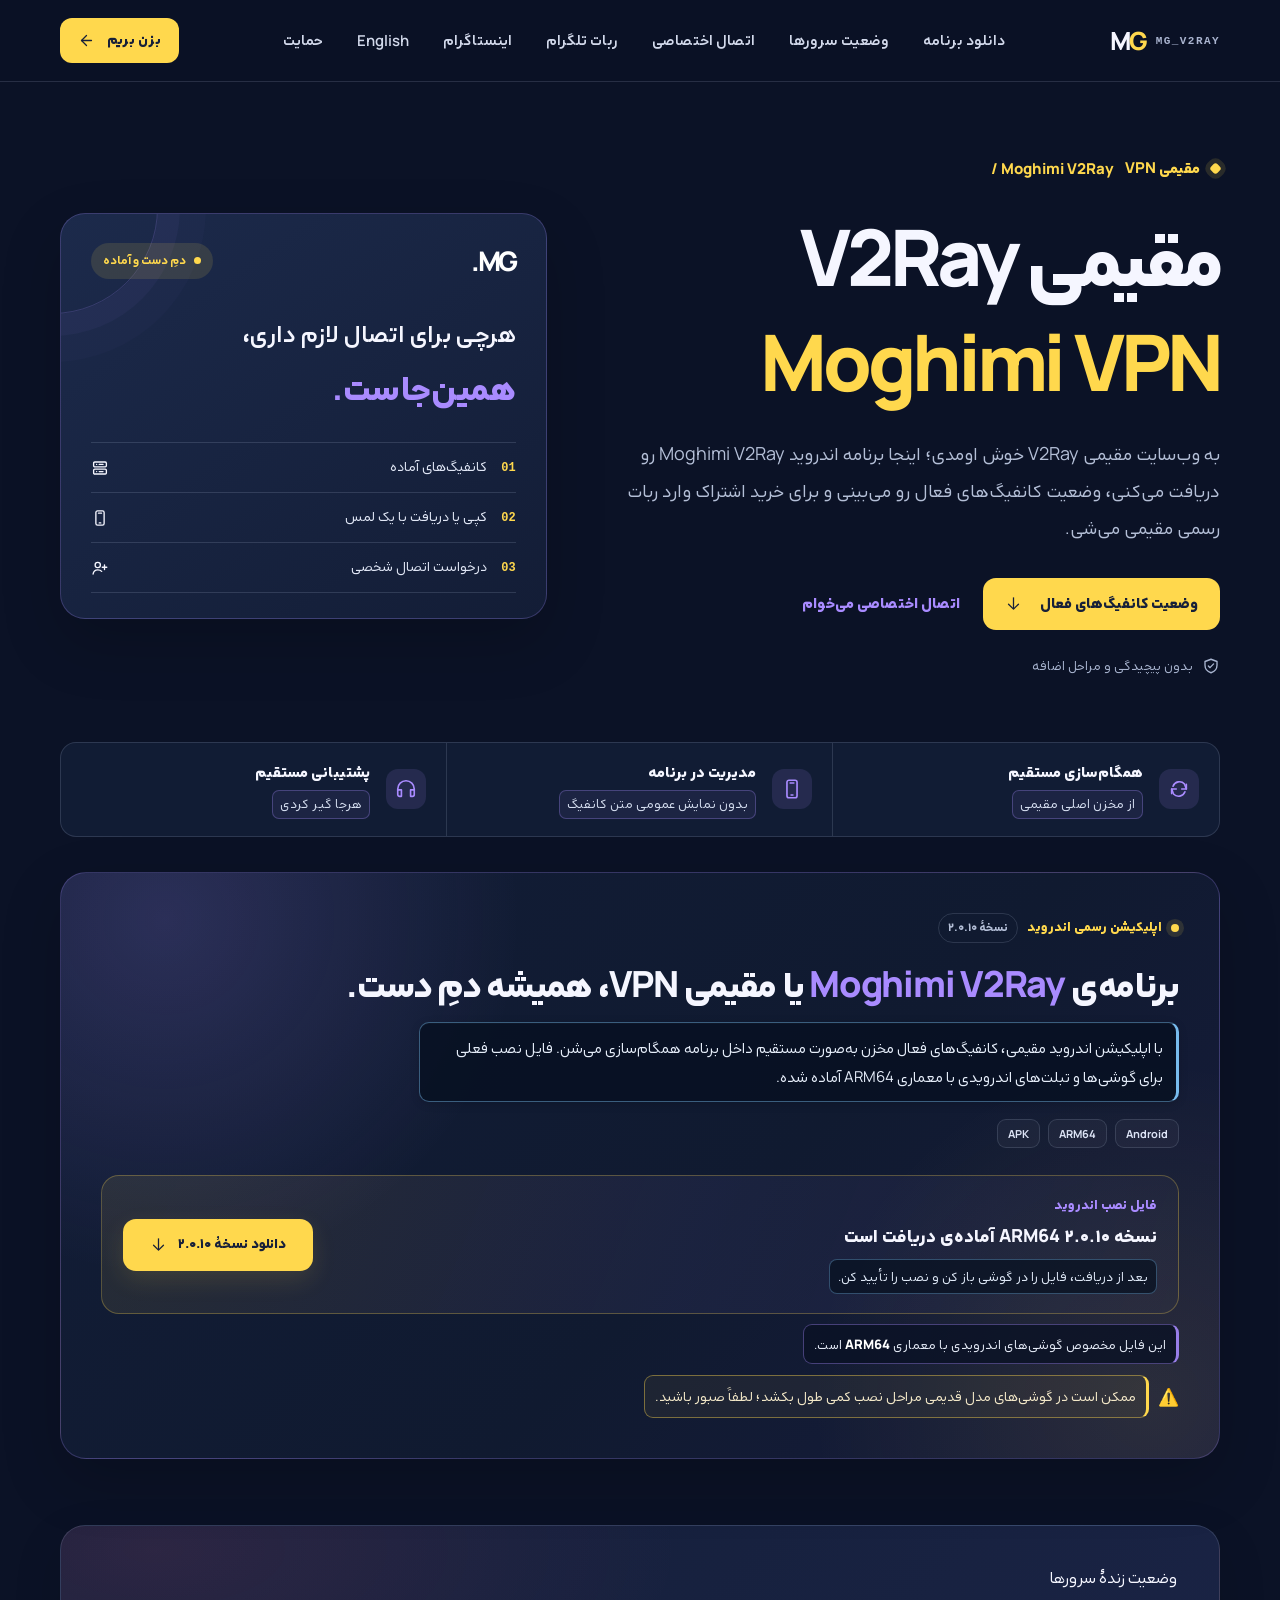
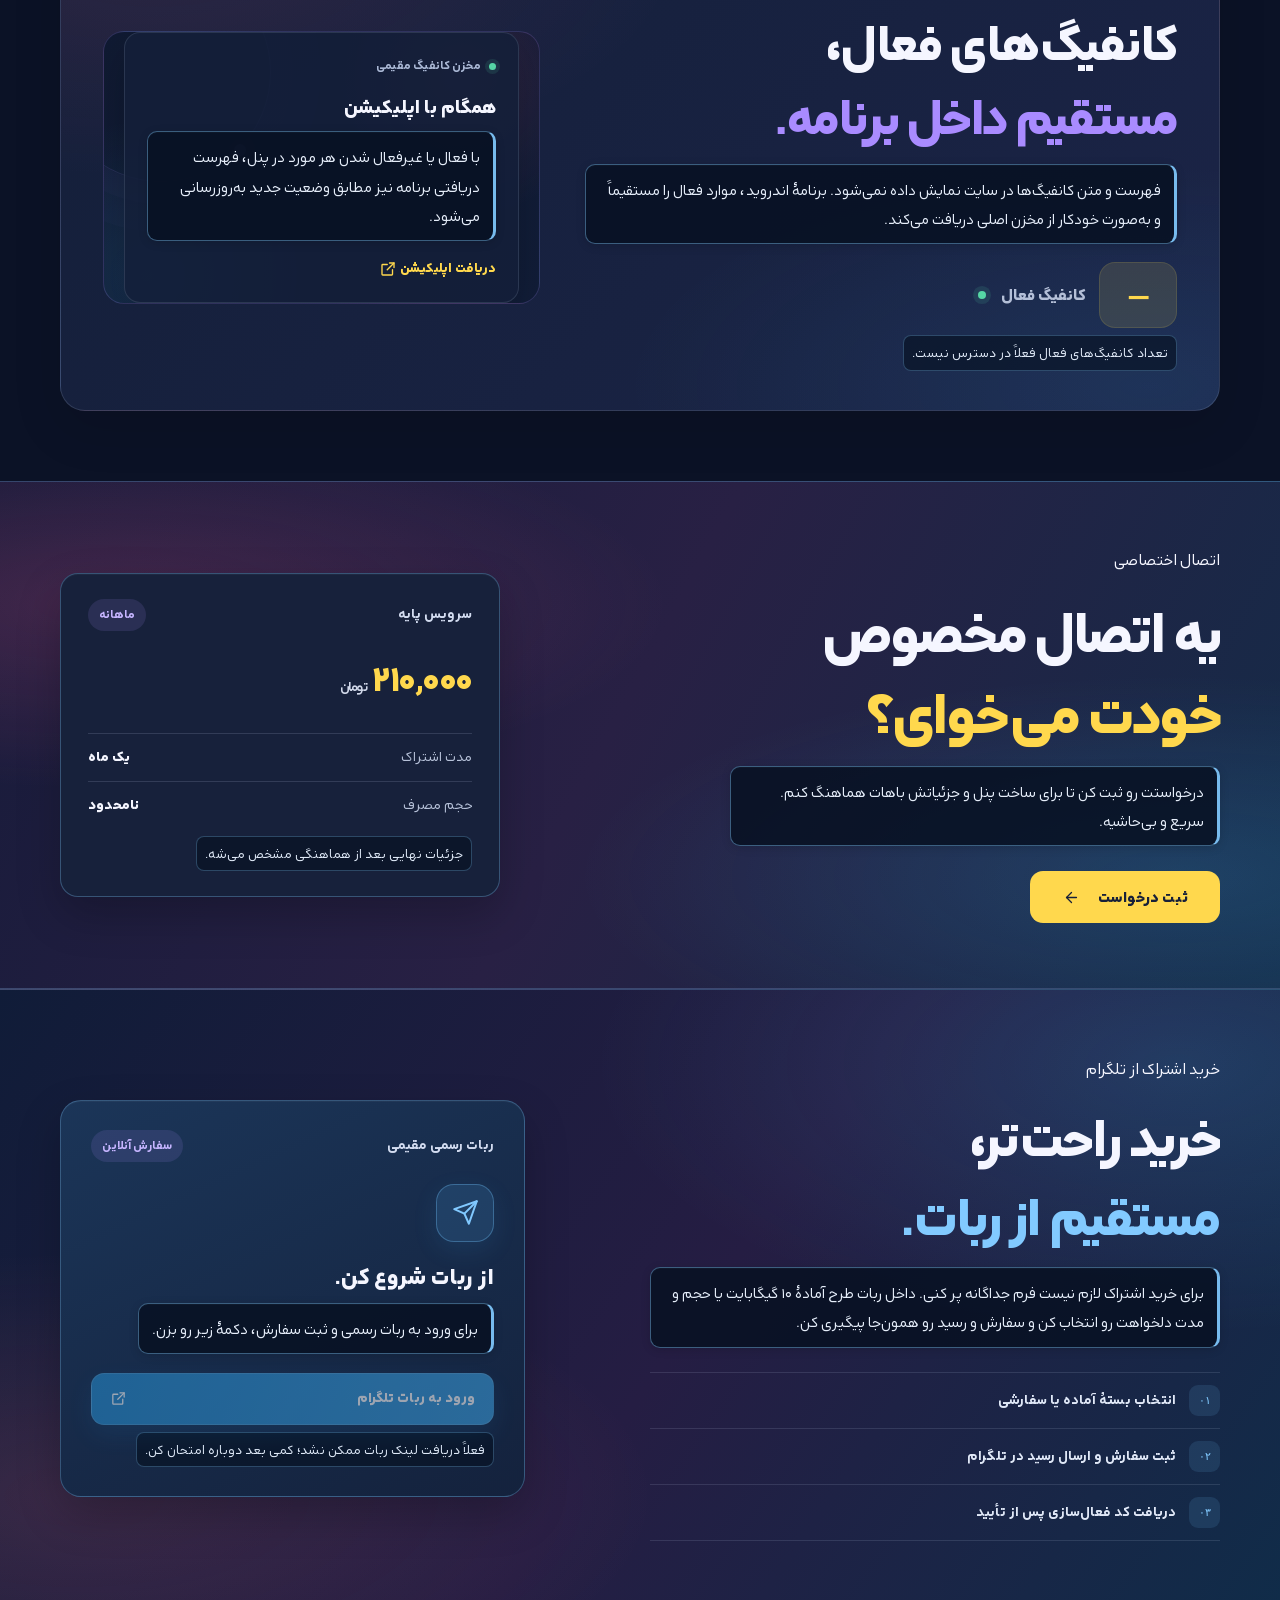
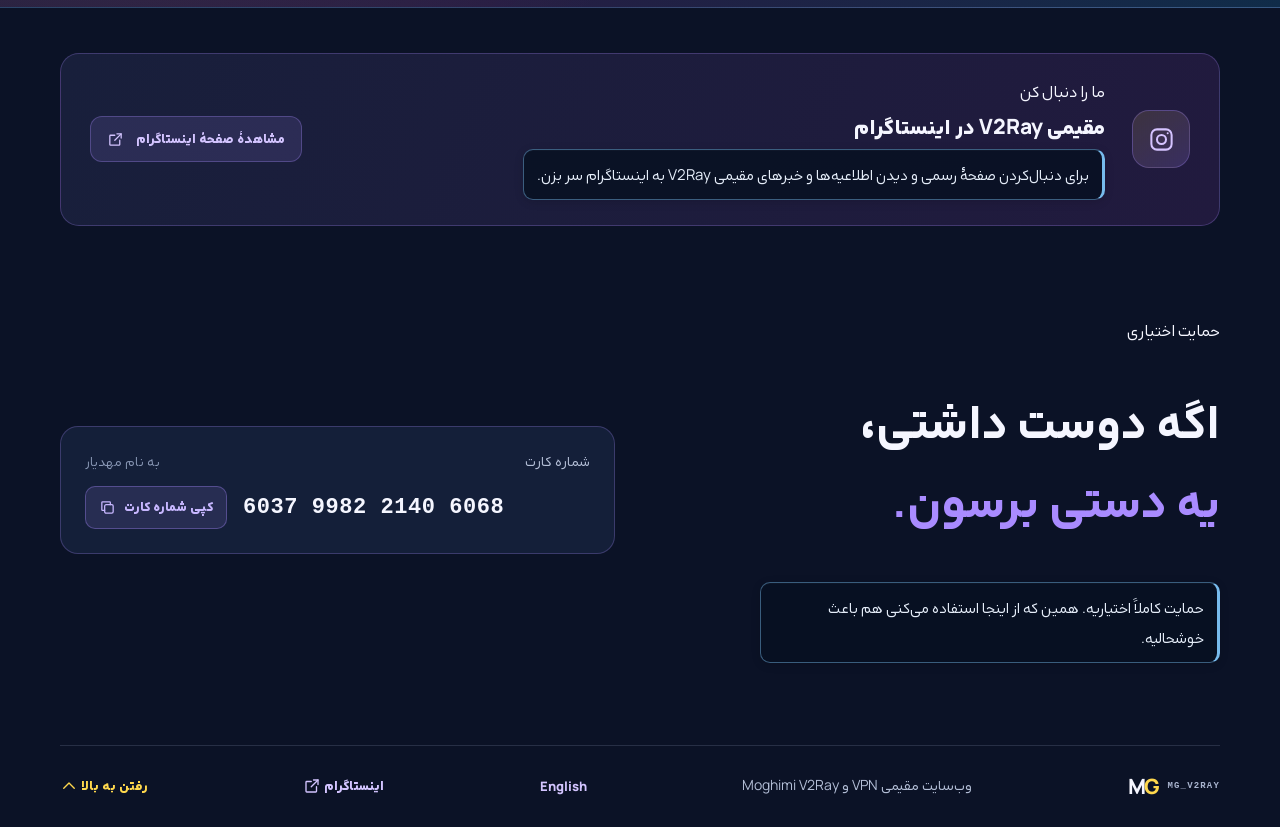
<file: index.html>
<!doctype html>
<html lang="fa" dir="rtl">
<head>
<meta charset="UTF-8">
<meta name="viewport" content="width=device-width, initial-scale=1, viewport-fit=cover">
<meta name="theme-color" content="#0b1226">
<meta name="description" content="سایت رسمی مقیمی VPN و مقیمی V2Ray؛ دانلود برنامه اندروید Moghimi V2Ray، آشنایی با همگام‌سازی کانفیگ‌ها، مشاهده وضعیت سرورها و ورود به ربات تلگرام مقیمی.">
<meta name="robots" content="index,follow,max-image-preview:large">
<meta name="author" content="MG_V2RAY">
<link rel="canonical" href="https://moghimi-ir.github.io/MG_V2RAY/">
<link rel="alternate" hreflang="fa-IR" href="https://moghimi-ir.github.io/MG_V2RAY/">
<link rel="alternate" hreflang="en" href="https://moghimi-ir.github.io/MG_V2RAY/en/">
<link rel="alternate" hreflang="x-default" href="https://moghimi-ir.github.io/MG_V2RAY/">
<meta property="og:type" content="website">
<meta property="og:locale" content="fa_IR">
<meta property="og:site_name" content="مقیمی V2Ray | MG_V2RAY">
<meta property="og:title" content="مقیمی VPN و V2Ray | برنامه Moghimi V2Ray">
<meta property="og:description" content="سایت رسمی مقیمی VPN و مقیمی V2Ray؛ دانلود برنامه اندروید Moghimi V2Ray، آشنایی با همگام‌سازی کانفیگ‌ها، مشاهده وضعیت سرورها و ورود به ربات تلگرام مقیمی.">
<meta property="og:url" content="https://moghimi-ir.github.io/MG_V2RAY/">
<meta name="twitter:card" content="summary">
<meta name="twitter:title" content="مقیمی VPN و V2Ray | برنامه Moghimi V2Ray">
<meta name="twitter:description" content="سایت رسمی مقیمی VPN و مقیمی V2Ray؛ دانلود برنامه اندروید Moghimi V2Ray، آشنایی با همگام‌سازی کانفیگ‌ها، مشاهده وضعیت سرورها و ورود به ربات تلگرام مقیمی.">
<script type="application/ld+json">
{
  "@context": "https://schema.org",
  "@graph": [
    {
      "@type": "Organization",
      "@id": "https://moghimi-ir.github.io/MG_V2RAY/#organization",
      "name": "مقیمی V2Ray",
      "alternateName": ["مقیمی VPN", "مقیمی وی پی ان", "مقیمی وی‌پی‌ان", "مقیمی وی تو ری", "مقیمی وی‌تو‌ری", "Moghimi VPN", "Moghimi V2Ray", "MG_V2RAY", "MG V2RAY"],
      "url": "https://moghimi-ir.github.io/MG_V2RAY/",
      "sameAs": [
        "https://www.instagram.com/moghimi_v2ray/",
        "https://github.com/MOGHIMI-IR/MG_V2RAY"
      ]
    },
    {
      "@type": "WebSite",
      "@id": "https://moghimi-ir.github.io/MG_V2RAY/#website",
      "url": "https://moghimi-ir.github.io/MG_V2RAY/",
      "name": "مقیمی VPN | Moghimi V2Ray",
      "alternateName": ["Moghimi VPN", "Moghimi V2Ray", "مقیمی V2Ray", "MG_V2RAY"],
      "inLanguage": "fa-IR",
      "publisher": {"@id": "https://moghimi-ir.github.io/MG_V2RAY/#organization"}
    },
    {
      "@type": "WebPage",
      "@id": "https://moghimi-ir.github.io/MG_V2RAY/#webpage",
      "url": "https://moghimi-ir.github.io/MG_V2RAY/",
      "name": "مقیمی VPN و V2Ray | برنامه Moghimi V2Ray",
      "description": "سایت رسمی مقیمی VPN و مقیمی V2Ray؛ دانلود برنامه اندروید Moghimi V2Ray، آشنایی با همگام‌سازی کانفیگ‌ها، مشاهده وضعیت سرورها و ورود به ربات تلگرام مقیمی.",
      "inLanguage": "fa-IR",
      "isPartOf": {"@id": "https://moghimi-ir.github.io/MG_V2RAY/#website"},
      "about": {"@id": "https://moghimi-ir.github.io/MG_V2RAY/#organization"}
    },
    {
      "@type": "SoftwareApplication",
      "@id": "https://moghimi-ir.github.io/MG_V2RAY/#app",
      "name": "Moghimi V2Ray",
      "alternateName": ["Moghimi VPN", "مقیمی VPN", "مقیمی V2Ray", "MG_V2RAY"],
      "applicationCategory": "UtilitiesApplication",
      "operatingSystem": "Android",
      "softwareVersion": "2.0.10",
      "downloadUrl": "https://atrwhvyhopifugphfcpe.supabase.co/storage/v1/object/public/app-releases/MoghimiV2Ray_2.0.10_arm64-v8a.apk",
      "url": "https://moghimi-ir.github.io/MG_V2RAY/",
      "description": "اپلیکیشن اندروید مقیمی برای مدیریت و همگام‌سازی کانفیگ‌های فعال V2Ray."
    }
  ]
}
</script>
<title>مقیمی VPN و V2Ray | برنامه Moghimi V2Ray</title>
<link rel="preconnect" href="https://atrwhvyhopifugphfcpe.supabase.co" crossorigin>
<link rel="preconnect" href="https://qaxiunpklkbgfjwmpwfp.supabase.co" crossorigin>
<link rel="preload" href="./fonts/Arad-VF.woff2" as="font" type="font/woff2" crossorigin>
<link rel="preload" href="./fonts/Manrope-VF.ttf" as="font" type="font/ttf" crossorigin>
<link rel="icon" type="image/png" sizes="48x48" href="./favicon-48.png">
<link rel="icon" type="image/x-icon" href="./favicon.ico">
<link rel="icon" type="image/svg+xml" href="./favicon.svg">
<link rel="stylesheet" href="./style.css?v=20261124-8">
</head>
<body>
<header class="topbar">
  <a class="brand" href="#home" aria-label="MG_V2RAY">
    <span class="brand-glyph">M<span>G</span></span><span class="brand-label">MG_V2RAY</span>
  </a>
  <nav class="main-nav" aria-label="ناوبری">
    <a href="#download-app">دانلود برنامه</a><a href="#configs">وضعیت سرورها</a><a href="#private">اتصال اختصاصی</a><a href="#telegram">ربات تلگرام</a><a href="#instagram">اینستاگرام</a><a href="./en/" lang="en" hreflang="en">English</a><a href="#support">حمایت</a>
  </nav>
  <a class="header-action" href="#private">بزن بریم <svg class="ui-icon" viewBox="0 0 24 24" fill="none" stroke="currentColor" stroke-width="1.8" stroke-linecap="round" stroke-linejoin="round" aria-hidden="true" focusable="false"><path d="M19 12H5"/><path d="m12 19-7-7 7-7"/></svg></a>
</header>

<main id="home">
  <section class="hero section-wrap">
    <div class="hero-copy">
      <div class="eyebrow"><span class="eyebrow-dot"></span> مقیمی VPN <span class="eyebrow-en" lang="en" dir="ltr">/ Moghimi V2Ray</span></div>
      <h1>مقیمی V2Ray<br><span lang="en" dir="ltr">Moghimi VPN</span></h1>
      <p class="hero-description">به وب‌سایت مقیمی V2Ray خوش اومدی؛ اینجا برنامه اندروید Moghimi V2Ray رو دریافت می‌کنی، وضعیت کانفیگ‌های فعال رو می‌بینی و برای خرید اشتراک وارد ربات رسمی مقیمی می‌شی.</p>
      <div class="hero-cta">
        <a href="#configs" class="primary-button">وضعیت کانفیگ‌های فعال <svg class="ui-icon" viewBox="0 0 24 24" fill="none" stroke="currentColor" stroke-width="1.8" stroke-linecap="round" stroke-linejoin="round" aria-hidden="true" focusable="false"><path d="M12 4v15"/><path d="m5 13 7 7 7-7"/></svg></a>
        <a href="#private" class="secondary-link">اتصال اختصاصی می‌خوام</a>
      </div>
      <div class="hero-trust"><svg class="ui-icon" viewBox="0 0 24 24" fill="none" stroke="currentColor" stroke-width="1.8" stroke-linecap="round" stroke-linejoin="round" aria-hidden="true" focusable="false"><path d="M12 3 20 6v5c0 5-3.4 8.4-8 10-4.6-1.6-8-5-8-10V6l8-3Z"/><path d="m8.5 12 2.2 2.2 4.8-5"/></svg> بدون پیچیدگی و مراحل اضافه</div>
    </div>
    <aside class="hero-aside" aria-label="ویژگی‌ها">
      <div class="aside-top"><span class="aside-mark">MG.</span><span class="aside-pill"><i></i> دمِ دست و آماده</span></div>
      <div class="aside-message">هرچی برای اتصال لازم داری،<strong>همین‌جاست.</strong></div>
      <div class="aside-points">
        <div><b>01</b><span>کانفیگ‌های آماده</span><svg class="ui-icon" viewBox="0 0 24 24" fill="none" stroke="currentColor" stroke-width="1.8" stroke-linecap="round" stroke-linejoin="round" aria-hidden="true" focusable="false"><rect x="3.5" y="4" width="17" height="6.5" rx="1.5"/><rect x="3.5" y="13.5" width="17" height="6.5" rx="1.5"/><path d="M7.5 7.25h.01M7.5 16.75h.01M11 7.25h5M11 16.75h5"/></svg></div>
        <div><b>02</b><span>کپی یا دریافت با یک لمس</span><svg class="ui-icon" viewBox="0 0 24 24" fill="none" stroke="currentColor" stroke-width="1.8" stroke-linecap="round" stroke-linejoin="round" aria-hidden="true" focusable="false"><rect x="6.5" y="2.5" width="11" height="19" rx="2.2"/><path d="M10 5.5h4M11 18.5h2"/></svg></div>
        <div><b>03</b><span>درخواست اتصال شخصی</span><svg class="ui-icon" viewBox="0 0 24 24" fill="none" stroke="currentColor" stroke-width="1.8" stroke-linecap="round" stroke-linejoin="round" aria-hidden="true" focusable="false"><circle cx="9" cy="8" r="3.5"/><path d="M2.8 20c.5-3.5 2.8-5.5 6.2-5.5 2.2 0 4.1.7 5.2 2"/><path d="M18 8v6M15 11h6"/></svg></div>
      </div>
    </aside>
  </section>

  <section class="quick-strip section-wrap">
    <div><span class="quick-icon"><svg class="ui-icon" viewBox="0 0 24 24" fill="none" stroke="currentColor" stroke-width="1.8" stroke-linecap="round" stroke-linejoin="round" aria-hidden="true" focusable="false"><path d="M20 7v5h-5"/><path d="M4 17v-5h5"/><path d="M5.5 9A7.5 7.5 0 0 1 18 6.5L20 12"/><path d="M4 12l2 5.5A7.5 7.5 0 0 0 18.5 15"/></svg></span><strong>همگام‌سازی مستقیم</strong><small>از مخزن اصلی مقیمی</small></div>
    <div><span class="quick-icon"><svg class="ui-icon" viewBox="0 0 24 24" fill="none" stroke="currentColor" stroke-width="1.8" stroke-linecap="round" stroke-linejoin="round" aria-hidden="true" focusable="false"><rect x="6.5" y="2.5" width="11" height="19" rx="2.2"/><path d="M10 5.5h4M11 18.5h2"/></svg></span><strong>مدیریت در برنامه</strong><small>بدون نمایش عمومی متن کانفیگ</small></div>
    <div><span class="quick-icon"><svg class="ui-icon" viewBox="0 0 24 24" fill="none" stroke="currentColor" stroke-width="1.8" stroke-linecap="round" stroke-linejoin="round" aria-hidden="true" focusable="false"><path d="M3 13v-1a9 9 0 0 1 18 0v1"/><path d="M3 13h4v7H5a2 2 0 0 1-2-2v-5ZM21 13h-4v7h2a2 2 0 0 0 2-2v-5Z"/></svg></span><strong>پشتیبانی مستقیم</strong><small>هرجا گیر کردی</small></div>
  </section>

  <section class="app-download-section section-wrap" id="download-app" aria-labelledby="download-title">
    <div class="download-header">
      <div class="download-copy">
        <div class="download-kicker"><span class="download-kicker-dot" aria-hidden="true"></span> اپلیکیشن رسمی اندروید <span class="download-version">نسخهٔ ۲.۰.۱۰</span></div>
        <h2 id="download-title">برنامه‌ی <span>Moghimi V2Ray</span> یا مقیمی VPN، همیشه دمِ دست.</h2>
        <p class="readable-note">با اپلیکیشن اندروید مقیمی، کانفیگ‌های فعال مخزن به‌صورت مستقیم داخل برنامه همگام‌سازی می‌شن. فایل نصب فعلی برای گوشی‌ها و تبلت‌های اندرویدی با معماری ARM64 آماده شده.</p>
        <div class="download-meta" aria-label="مشخصات برنامه">
          <span>Android</span><span>ARM64</span><span>APK</span>
        </div>
      </div>
    </div>
    <div class="download-action-card">
      <div class="download-action-copy">
        <span class="download-file-label">فایل نصب اندروید</span>
        <strong>نسخه ۲.۰.۱۰ ARM64 آماده‌ی دریافت است</strong>
        <small>بعد از دریافت، فایل را در گوشی باز کن و نصب را تأیید کن.</small>
      </div>
      <a class="download-button" href="https://atrwhvyhopifugphfcpe.supabase.co/storage/v1/object/public/app-releases/MoghimiV2Ray_2.0.10_arm64-v8a.apk" aria-label="دانلود برنامه Moghimi V2Ray">دانلود نسخهٔ ۲.۰.۱۰ <svg class="ui-icon" viewBox="0 0 24 24" fill="none" stroke="currentColor" stroke-width="1.8" stroke-linecap="round" stroke-linejoin="round" aria-hidden="true" focusable="false"><path d="M12 4v15"/><path d="m5 13 7 7 7-7"/></svg></a>
    </div>
    <p class="download-footnote">این فایل مخصوص گوشی‌های اندرویدی با معماری <strong>ARM64</strong> است.</p>
    <p class="download-warning" role="note"><span class="warning-icon" aria-hidden="true">⚠️</span><span class="download-warning-text">ممکن است در گوشی‌های مدل قدیمی مراحل نصب کمی طول بکشد؛ لطفاً صبور باشید.</span></p>
  </section>

  

  <section class="section-wrap configs-section" id="configs" aria-labelledby="configs-title">
    <div class="active-configs-layout">
      <div class="active-configs-copy">
        <div class="section-kicker">وضعیت زندهٔ سرورها</div>
        <h2 id="configs-title">کانفیگ‌های فعال،<br><em>مستقیم داخل برنامه.</em></h2>
        <p class="readable-note">فهرست و متن کانفیگ‌ها در سایت نمایش داده نمی‌شود. برنامهٔ اندروید، موارد فعال را مستقیماً و به‌صورت خودکار از مخزن اصلی دریافت می‌کند.</p>
        <div class="config-counter" aria-live="polite"><strong id="public-count">—</strong><span>کانفیگ فعال</span><i aria-hidden="true"></i></div>
        <small id="public-count-status" class="active-count-status" role="status">در حال دریافت تعداد کانفیگ‌های فعال…</small>
      </div>
      <div class="active-configs-aside">
        <div class="active-aside-orbit" aria-hidden="true"><span></span><i></i></div>
        <div class="active-aside-card">
          <span class="active-aside-label"><i aria-hidden="true"></i> مخزن کانفیگ مقیمی</span>
          <strong>همگام با اپلیکیشن</strong>
          <p class="readable-note">با فعال یا غیرفعال شدن هر مورد در پنل، فهرست دریافتی برنامه نیز مطابق وضعیت جدید به‌روزرسانی می‌شود.</p>
          <a href="#download-app">دریافت اپلیکیشن <svg class="ui-icon" viewBox="0 0 24 24" fill="none" stroke="currentColor" stroke-width="1.8" stroke-linecap="round" stroke-linejoin="round" aria-hidden="true" focusable="false"><path d="M14 4h6v6"/><path d="m20 4-9 9"/><path d="M18 13v6a1 1 0 0 1-1 1H5a1 1 0 0 1-1-1V7a1 1 0 0 1 1-1h6"/></svg></a>
        </div>
      </div>
    </div>
  </section>

  <section class="private-section" id="private">
    <div class="section-wrap private-inner">
      <div class="private-copy">
        <div class="section-kicker light-kicker">اتصال اختصاصی</div>
        <h2>یه اتصال مخصوص<br><span>خودت می‌خوای؟</span></h2>
        <p class="readable-note">درخواستت رو ثبت کن تا برای ساخت پنل و جزئیاتش باهات هماهنگ کنم. سریع و بی‌حاشیه.</p>
        <button class="primary-button light-button" id="open-order" type="button">ثبت درخواست <svg class="ui-icon" viewBox="0 0 24 24" fill="none" stroke="currentColor" stroke-width="1.8" stroke-linecap="round" stroke-linejoin="round" aria-hidden="true" focusable="false"><path d="M19 12H5"/><path d="m12 19-7-7 7-7"/></svg></button>
      </div>
      <div class="price-panel">
        <div class="price-panel-top"><span>سرویس پایه</span><span class="price-badge">ماهانه</span></div>
        <strong class="price-number">۲۱۰٬۰۰۰ <small>تومان</small></strong>
        <div class="price-details"><span>مدت اشتراک</span><b>یک ماه</b></div>
        <div class="price-details"><span>حجم مصرف</span><b>نامحدود</b></div>
        <small class="price-note">جزئیات نهایی بعد از هماهنگی مشخص می‌شه.</small>
      </div>
    </div>
  </section>

  <section class="telegram-section" id="telegram" aria-labelledby="telegram-title">
    <div class="section-wrap telegram-inner">
      <div class="telegram-copy">
        <div class="section-kicker">خرید اشتراک از تلگرام</div>
        <h2 id="telegram-title">خرید راحت‌تر،<br><span>مستقیم از ربات.</span></h2>
        <p class="readable-note">برای خرید اشتراک لازم نیست فرم جداگانه پر کنی. داخل ربات طرح آمادهٔ ۱۰ گیگابایت یا حجم و مدت دلخواهت رو انتخاب کن و سفارش و رسید رو همون‌جا پیگیری کن.</p>
        <div class="telegram-benefits">
          <div><b>۰۱</b><span>انتخاب بستهٔ آماده یا سفارشی</span></div>
          <div><b>۰۲</b><span>ثبت سفارش و ارسال رسید در تلگرام</span></div>
          <div><b>۰۳</b><span>دریافت کد فعال‌سازی پس از تأیید</span></div>
        </div>
      </div>
      <div class="telegram-purchase-panel">
        <div class="price-panel-top"><span>ربات رسمی مقیمی</span><span class="price-badge">سفارش آنلاین</span></div>
        <div class="telegram-mark" aria-hidden="true"><svg class="ui-icon" viewBox="0 0 24 24" fill="none" stroke="currentColor" stroke-width="1.8" stroke-linecap="round" stroke-linejoin="round" aria-hidden="true" focusable="false"><path d="m22 2-7 20-4-9-9-4Z"/><path d="M22 2 11 13"/></svg></div>
        <strong class="telegram-purchase-title">از ربات شروع کن.</strong>
        <p class="readable-note">برای ورود به ربات رسمی و ثبت سفارش، دکمهٔ زیر رو بزن.</p>
        <a id="telegram-buy-link" class="bot-buy-button" href="#" aria-disabled="true" rel="noopener noreferrer">ورود به ربات تلگرام <svg class="ui-icon" viewBox="0 0 24 24" fill="none" stroke="currentColor" stroke-width="1.8" stroke-linecap="round" stroke-linejoin="round" aria-hidden="true" focusable="false"><path d="M14 4h6v6"/><path d="m20 4-9 9"/><path d="M18 13v6a1 1 0 0 1-1 1H5a1 1 0 0 1-1-1V7a1 1 0 0 1 1-1h6"/></svg></a>
        <small id="telegram-bot-status" class="price-note" role="status">در حال بررسی وضعیت ربات…</small>
      </div>
    </div>
  </section>

  <section class="instagram-section section-wrap" id="instagram" aria-labelledby="instagram-title">
    <div class="instagram-card">
      <div class="instagram-symbol" aria-hidden="true"><svg class="ui-icon" viewBox="0 0 24 24" fill="none" stroke="currentColor" stroke-width="1.8" stroke-linecap="round" stroke-linejoin="round" aria-hidden="true" focusable="false"><rect x="3" y="3" width="18" height="18" rx="5"/><circle cx="12" cy="12" r="4"/><path d="M17.5 6.5h.01"/></svg></div>
      <div class="instagram-copy">
        <div class="section-kicker">ما را دنبال کن</div>
        <h2 id="instagram-title">مقیمی V2Ray در اینستاگرام</h2>
        <p class="readable-note">برای دنبال‌کردن صفحهٔ رسمی و دیدن اطلاعیه‌ها و خبرهای مقیمی V2Ray به اینستاگرام سر بزن.</p>
      </div>
      <a class="instagram-button" href="https://www.instagram.com/moghimi_v2ray/" target="_blank" rel="noopener noreferrer">مشاهدهٔ صفحهٔ اینستاگرام <svg class="ui-icon" viewBox="0 0 24 24" fill="none" stroke="currentColor" stroke-width="1.8" stroke-linecap="round" stroke-linejoin="round" aria-hidden="true" focusable="false"><path d="M14 4h6v6"/><path d="m20 4-9 9"/><path d="M18 13v6a1 1 0 0 1-1 1H5a1 1 0 0 1-1-1V7a1 1 0 0 1 1-1h6"/></svg></a>
    </div>
  </section>

  <section id="order-modal" class="request-panel section-wrap hidden" aria-labelledby="order-title">
    <div class="request-heading"><div><div class="section-kicker">فقط چندتا سؤال کوتاه</div><h2 id="order-title">درخواستت رو ثبت کنیم؟</h2><p class="modal-intro readable-note">اطلاعاتت رو بنویس تا برای هماهنگی باهات در ارتباط باشم.</p></div><button class="modal-close" id="close-order" type="button" aria-label="بستن فرم">×</button></div>
    <form id="order-form" class="form-grid">
      <label>اسم و فامیلت<input name="full_name" autocomplete="name" required minlength="3" maxlength="100" placeholder="مثلاً مهدی محمدی"></label>
      <label>آیدی یا شناسه پیام‌رسان<input name="platform_id" required maxlength="120" placeholder="@username یا شناسه"></label>
      <label>پیام‌رسان<input name="platform" value="تلگرام" required maxlength="40" placeholder="تلگرام، ایتا، واتساپ…"></label>
      <label>شماره موبایل <small>اختیاری</small><input name="phone" type="tel" maxlength="30" placeholder="09xxxxxxxxx"></label>
      <label class="full-field">توضیحات <small>اختیاری</small><textarea name="notes" rows="3" maxlength="1500" placeholder="اگه نکته‌ای هست اینجا بنویس…"></textarea></label>
      <div class="form-price full-field"><span>یک ماه / حجم نامحدود</span><strong>۲۱۰٬۰۰۰ تومان</strong></div>
      <button class="primary-button submit-order full-field" type="submit" id="submit-order"><span>ثبت درخواست</span><svg class="ui-icon" viewBox="0 0 24 24" fill="none" stroke="currentColor" stroke-width="1.8" stroke-linecap="round" stroke-linejoin="round" aria-hidden="true" focusable="false"><path d="M19 12H5"/><path d="m12 19-7-7 7-7"/></svg></button>
      <p class="form-message full-field" id="order-message" aria-live="polite"></p>
    </form>
    <div id="order-success" class="success-state hidden"><span class="success-mark"><svg class="ui-icon" viewBox="0 0 24 24" fill="none" stroke="currentColor" stroke-width="1.8" stroke-linecap="round" stroke-linejoin="round" aria-hidden="true" focusable="false"><circle cx="12" cy="12" r="9"/><path d="m8 12.3 2.6 2.6L16.5 9"/></svg></span><h3>درخواستت ثبت شد!</h3><p>اطلاعاتت به دستم رسید. برای هماهنگی با شناسه یا شماره‌ای که دادی باهات ارتباط می‌گیرم.</p><button class="primary-button" id="finish-order" type="button">باشه، مرسی</button></div>
  </section>

  <section class="support-section section-wrap" id="support">
    <div class="support-copy"><div class="section-kicker">حمایت اختیاری</div><h2>اگه دوست داشتی،<br><em>یه دستی برسون.</em></h2><p class="readable-note">حمایت کاملاً اختیاریه. همین که از اینجا استفاده می‌کنی هم باعث خوشحالیه.</p></div>
    <div class="support-payment"><div class="payment-title"><span>شماره کارت</span><small>به نام مهدیار</small></div><strong id="card-number" dir="ltr">6037 9982 2140 6068</strong><button id="copy-card" class="copy-card" type="button"><span>کپی شماره کارت</span><svg class="ui-icon" viewBox="0 0 24 24" fill="none" stroke="currentColor" stroke-width="1.8" stroke-linecap="round" stroke-linejoin="round" aria-hidden="true" focusable="false"><rect x="8" y="8" width="12" height="12" rx="2"/><path d="M16 8V5a1 1 0 0 0-1-1H5a1 1 0 0 0-1 1v10a1 1 0 0 0 1 1h3"/></svg></button></div>
  </section>
</main>

<footer class="footer section-wrap"><a class="brand footer-brand" href="#home"><span class="brand-glyph">M<span>G</span></span><span class="brand-label">MG_V2RAY</span></a><span class="footer-message">وب‌سایت مقیمی VPN و Moghimi V2Ray</span><a href="./en/" lang="en" hreflang="en" class="footer-social">English</a><a href="https://www.instagram.com/moghimi_v2ray/" target="_blank" rel="noopener noreferrer" class="footer-social">اینستاگرام <svg class="ui-icon" viewBox="0 0 24 24" fill="none" stroke="currentColor" stroke-width="1.8" stroke-linecap="round" stroke-linejoin="round" aria-hidden="true" focusable="false"><path d="M14 4h6v6"/><path d="m20 4-9 9"/><path d="M18 13v6a1 1 0 0 1-1 1H5a1 1 0 0 1-1-1V7a1 1 0 0 1 1-1h6"/></svg></a><a href="#home" class="back-top">رفتن به بالا <svg class="ui-icon" viewBox="0 0 24 24" fill="none" stroke="currentColor" stroke-width="1.8" stroke-linecap="round" stroke-linejoin="round" aria-hidden="true" focusable="false"><path d="m5 15 7-7 7 7"/></svg></a></footer>

<nav class="mobile-nav" aria-label="دسترسی سریع"><a href="#home"><b><svg class="ui-icon" viewBox="0 0 24 24" fill="none" stroke="currentColor" stroke-width="1.8" stroke-linecap="round" stroke-linejoin="round" aria-hidden="true" focusable="false"><path d="m3 10 9-7 9 7"/><path d="M5.5 9v11h13V9M9.5 20v-6h5v6"/></svg></b><small>خانه</small></a><a href="#download-app"><b><svg class="ui-icon" viewBox="0 0 24 24" fill="none" stroke="currentColor" stroke-width="1.8" stroke-linecap="round" stroke-linejoin="round" aria-hidden="true" focusable="false"><path d="M12 4v15"/><path d="m5 13 7 7 7-7"/></svg></b><small>دانلود</small></a><a href="#configs"><b><svg class="ui-icon" viewBox="0 0 24 24" fill="none" stroke="currentColor" stroke-width="1.8" stroke-linecap="round" stroke-linejoin="round" aria-hidden="true" focusable="false"><rect x="3.5" y="4" width="17" height="6.5" rx="1.5"/><rect x="3.5" y="13.5" width="17" height="6.5" rx="1.5"/><path d="M7.5 7.25h.01M7.5 16.75h.01M11 7.25h5M11 16.75h5"/></svg></b><small>سرورها</small></a><a href="#private"><b><svg class="ui-icon" viewBox="0 0 24 24" fill="none" stroke="currentColor" stroke-width="1.8" stroke-linecap="round" stroke-linejoin="round" aria-hidden="true" focusable="false"><circle cx="9" cy="8" r="3.5"/><path d="M2.8 20c.5-3.5 2.8-5.5 6.2-5.5 2.2 0 4.1.7 5.2 2"/><path d="M18 8v6M15 11h6"/></svg></b><small>اختصاصی</small></a><a href="#telegram" class="mobile-nav-main"><b><svg class="ui-icon" viewBox="0 0 24 24" fill="none" stroke="currentColor" stroke-width="1.8" stroke-linecap="round" stroke-linejoin="round" aria-hidden="true" focusable="false"><path d="M5 8h14l1 13H4L5 8Z"/><path d="M9 9V6a3 3 0 0 1 6 0v3"/></svg></b><small>خرید</small></a></nav>

<main id="admin-view" class="admin-shell hidden">
  <div class="admin-top"><a class="brand" href="#home"><span class="brand-glyph">M<span>G</span></span><span class="brand-label">MG_V2RAY</span></a><a href="#home" class="back-home">بازگشت به سایت <svg class="ui-icon" viewBox="0 0 24 24" fill="none" stroke="currentColor" stroke-width="1.8" stroke-linecap="round" stroke-linejoin="round" aria-hidden="true" focusable="false"><path d="M14 4h6v6"/><path d="m20 4-9 9"/><path d="M18 13v6a1 1 0 0 1-1 1H5a1 1 0 0 1-1-1V7a1 1 0 0 1 1-1h6"/></svg></a></div>
  <section id="login-view" class="login-wrap">
    <div class="login-decoration"><span class="login-code">فقط برای خودت</span><strong>MG<span>.</span></strong><p>مدیریت کانفیگ‌ها و درخواست‌ها</p></div>
    <div class="auth-box">
      <div class="auth-tabs" role="tablist" aria-label="ورود یا ساخت حساب"><button type="button" class="auth-tab active" id="auth-tab-login">ورود</button><button type="button" class="auth-tab" id="auth-tab-register">ساخت حساب</button></div>
      <form id="login-form" class="login-card"><div class="section-kicker">ورود به پنل</div><h1>خوش برگشتی!</h1><p>ایمیل و رمز عبورت رو وارد کن.</p><label>ایمیل<input name="email" type="email" autocomplete="username" required placeholder="name@example.com" dir="ltr"></label><label>رمز عبور<input name="password" type="password" autocomplete="current-password" required minlength="8" dir="ltr" placeholder="رمز عبور"></label><button class="primary-button auth-submit" type="submit" id="login-submit"><span>ورود</span><svg class="ui-icon" viewBox="0 0 24 24" fill="none" stroke="currentColor" stroke-width="1.8" stroke-linecap="round" stroke-linejoin="round" aria-hidden="true" focusable="false"><path d="M19 12H5"/><path d="m12 19-7-7 7-7"/></svg></button><button type="button" class="forgot-password" id="forgot-password">رمزت یادت رفته؟</button><p id="login-message" class="form-message" aria-live="polite"></p></form>
      <form id="register-form" class="login-card hidden"><div class="section-kicker">ساخت حساب مدیر</div><h1>حساب بساز.</h1><p>حساب مدیر رو با ایمیل خودت بساز. ایمیل باید تأیید بشه.</p><label>ایمیل<input name="email" type="email" autocomplete="email" required placeholder="name@example.com" dir="ltr"></label><label>رمز عبور<input name="password" type="password" autocomplete="new-password" required minlength="8" dir="ltr" placeholder="حداقل ۸ کاراکتر"></label><label>تکرار رمز عبور<input name="confirm_password" type="password" autocomplete="new-password" required minlength="8" dir="ltr" placeholder="رمز رو دوباره وارد کن"></label><button class="primary-button auth-submit" type="submit" id="register-submit"><span>ساخت حساب</span><svg class="ui-icon" viewBox="0 0 24 24" fill="none" stroke="currentColor" stroke-width="1.8" stroke-linecap="round" stroke-linejoin="round" aria-hidden="true" focusable="false"><path d="M19 12H5"/><path d="m12 19-7-7 7-7"/></svg></button><p id="register-message" class="form-message" aria-live="polite"></p></form>
    </div>
  </section>
  <section id="dashboard-view" class="dashboard hidden">
    <div class="dashboard-heading"><div><div class="section-kicker">مدیریت سایت</div><h1>سلام، خوش اومدی.</h1><p id="admin-email"></p></div><button class="secondary-link" id="logout" type="button">خروج از پنل <svg class="ui-icon" viewBox="0 0 24 24" fill="none" stroke="currentColor" stroke-width="1.8" stroke-linecap="round" stroke-linejoin="round" aria-hidden="true" focusable="false"><path d="M14 4h6v6"/><path d="m20 4-9 9"/><path d="M18 13v6a1 1 0 0 1-1 1H5a1 1 0 0 1-1-1V7a1 1 0 0 1 1-1h6"/></svg></button></div>
    <div class="stats-row"><div class="stat-card"><span>تعداد کانفیگ‌ها</span><strong id="stat-configs">۰</strong></div><div class="stat-card"><span>درخواست‌های جدید</span><strong id="stat-orders">۰</strong></div><div class="stat-card"><span>همه‌ی درخواست‌ها</span><strong id="stat-total-orders">۰</strong></div></div>
    <div class="dashboard-grid">
      <section class="dashboard-panel editor-panel"><div class="panel-heading"><div><span class="panel-kicker">کانفیگ جدید</span><h2 id="editor-heading">افزودن کانفیگ</h2></div><span class="panel-icon"><svg class="ui-icon" viewBox="0 0 24 24" fill="none" stroke="currentColor" stroke-width="1.8" stroke-linecap="round" stroke-linejoin="round" aria-hidden="true" focusable="false"><circle cx="12" cy="12" r="9"/><path d="M12 8v8M8 12h8"/></svg></span></div><form id="entry-form"><input type="hidden" name="entry_id"><label>عنوان کانفیگ<input name="title" required minlength="2" maxlength="80" placeholder="مثلاً کانفیگ روزانه"></label><label>توضیح کوتاه <small>اختیاری</small><input name="description" maxlength="180" placeholder="توضیحی که در سایت دیده می‌شه"></label><label>نوع محتوا<select name="entry_type" id="entry-type"><option value="text">متن کانفیگ</option><option value="file">فایل کانفیگ</option></select></label><label id="config-text-field">متن کانفیگ<textarea name="config_text" rows="7" dir="ltr" spellcheck="false" placeholder="vless://…"></textarea></label><label id="config-file-field" class="hidden">انتخاب فایل<input name="config_file" type="file" accept=".txt,.conf,.json,.yaml,.yml,.ini,.dat,.v2ray"></label><label class="switch-label"><input type="checkbox" name="is_active" checked><span>نمایش در سایت</span></label><div class="editor-actions"><button class="primary-button" type="submit" id="save-entry"><span>ذخیره کانفیگ</span><svg class="ui-icon" viewBox="0 0 24 24" fill="none" stroke="currentColor" stroke-width="1.8" stroke-linecap="round" stroke-linejoin="round" aria-hidden="true" focusable="false"><path d="M19 12H5"/><path d="m12 19-7-7 7-7"/></svg></button><button class="secondary-link button-soft hidden" type="button" id="cancel-edit">انصراف</button></div><p class="form-message" id="entry-message" aria-live="polite"></p></form></section>
      <section class="dashboard-panel entries-panel"><div class="panel-heading"><div><span class="panel-kicker">فهرست کانفیگ‌ها</span><h2>چیزهایی که منتشر کردی</h2></div><button class="icon-button" id="refresh-data" title="به‌روزرسانی"><svg class="ui-icon" viewBox="0 0 24 24" fill="none" stroke="currentColor" stroke-width="1.8" stroke-linecap="round" stroke-linejoin="round" aria-hidden="true" focusable="false"><path d="M20 7v5h-5"/><path d="M4 17v-5h5"/><path d="M5.5 9A7.5 7.5 0 0 1 18 6.5L20 12"/><path d="M4 12l2 5.5A7.5 7.5 0 0 0 18.5 15"/></svg></button></div><div id="admin-entries" class="admin-list"><div class="loading-card"><span class="spinner"></span> دارم بارگذاری می‌کنم…</div></div></section>
    </div>
    <section class="dashboard-panel orders-panel"><div class="panel-heading"><div><span class="panel-kicker">پیام‌های دریافتی</span><h2>درخواست‌ها</h2></div></div><div class="table-scroll"><table><thead><tr><th>نام</th><th>راه ارتباطی</th><th>موبایل</th><th>توضیحات</th><th>زمان</th><th>وضعیت</th></tr></thead><tbody id="orders-list"><tr><td colspan="6" class="table-empty">دارم بارگذاری می‌کنم…</td></tr></tbody></table></div></section>
    <p class="dashboard-footnote">این اطلاعات فقط برای حساب مدیر نمایش داده می‌شه.</p>
  </section>
</main>
<div id="toast" class="toast" role="status" aria-live="polite"></div>
<script type="module" src="./app.js?v=20261124-3"></script>
</body>
</html>
</file>
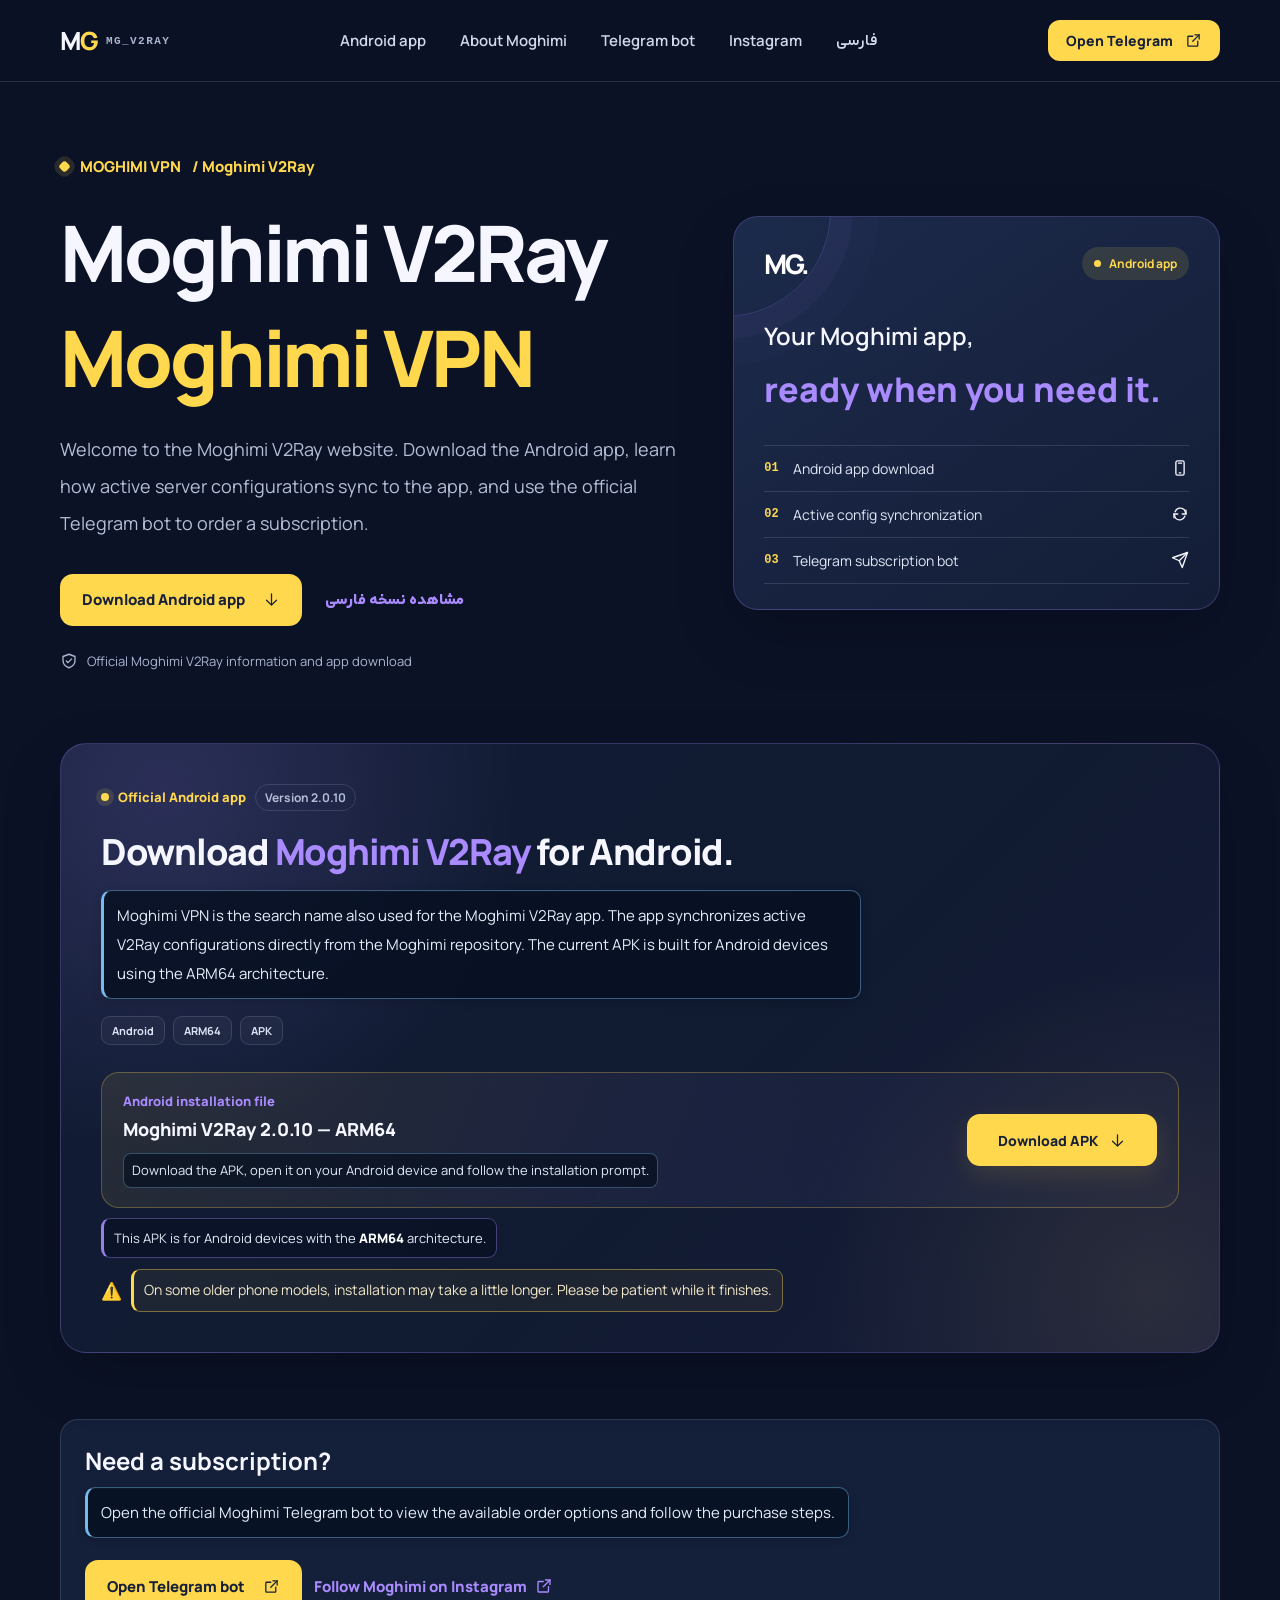
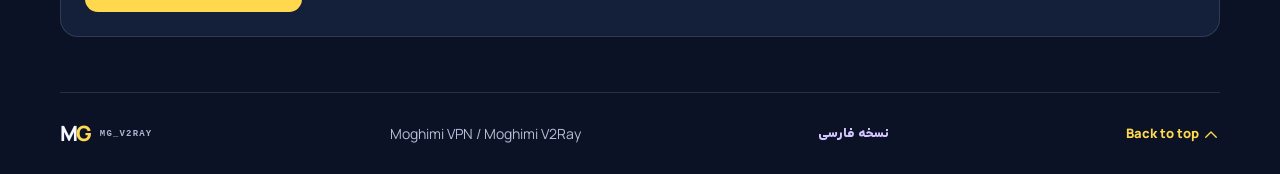
<file: en/index.html>
<!doctype html>
<html lang="en" dir="ltr">
<head>
<meta charset="UTF-8">
<meta name="viewport" content="width=device-width, initial-scale=1, viewport-fit=cover">
<meta name="theme-color" content="#0b1226">
<meta name="description" content="Official Moghimi V2Ray (Moghimi VPN / MG_V2RAY) website. Download the Android app, learn about active configuration sync, and open the official Telegram bot.">
<meta name="robots" content="index,follow,max-image-preview:large">
<meta name="author" content="Moghimi V2Ray">
<link rel="canonical" href="https://moghimi-ir.github.io/MG_V2RAY/en/">
<link rel="alternate" hreflang="en" href="https://moghimi-ir.github.io/MG_V2RAY/en/">
<link rel="alternate" hreflang="fa-IR" href="https://moghimi-ir.github.io/MG_V2RAY/">
<link rel="alternate" hreflang="x-default" href="https://moghimi-ir.github.io/MG_V2RAY/">
<meta property="og:type" content="website">
<meta property="og:locale" content="en_US">
<meta property="og:locale:alternate" content="fa_IR">
<meta property="og:site_name" content="Moghimi VPN | Moghimi V2Ray">
<meta property="og:title" content="Moghimi VPN & V2Ray | Official Android App — MG_V2RAY">
<meta property="og:description" content="Official Moghimi V2Ray (Moghimi VPN / MG_V2RAY) website. Download the Android app, learn about active configuration sync, and open the official Telegram bot.">
<meta property="og:url" content="https://moghimi-ir.github.io/MG_V2RAY/en/">
<meta name="twitter:card" content="summary">
<meta name="twitter:title" content="Moghimi VPN & V2Ray | MG_V2RAY">
<meta name="twitter:description" content="Official Moghimi V2Ray (Moghimi VPN / MG_V2RAY) website. Android app download and service information.">
<script type="application/ld+json">
{
  "@context": "https://schema.org",
  "@graph": [
    {
      "@type": "Organization",
      "@id": "https://moghimi-ir.github.io/MG_V2RAY/#organization",
      "name": "Moghimi V2Ray",
      "alternateName": ["Moghimi VPN", "MG_V2RAY", "مقیمی VPN", "مقیمی V2Ray"],
      "url": "https://moghimi-ir.github.io/MG_V2RAY/",
      "sameAs": [
        "https://www.instagram.com/moghimi_v2ray/",
        "https://github.com/MOGHIMI-IR/MG_V2RAY"
      ]
    },
    {
      "@type": "WebSite",
      "@id": "https://moghimi-ir.github.io/MG_V2RAY/en/#website",
      "url": "https://moghimi-ir.github.io/MG_V2RAY/en/",
      "name": "Moghimi VPN | Moghimi V2Ray",
      "alternateName": ["Moghimi VPN", "Moghimi V2Ray", "MG_V2RAY"],
      "inLanguage": "en",
      "publisher": {"@id": "https://moghimi-ir.github.io/MG_V2RAY/#organization"}
    },
    {
      "@type": "WebPage",
      "@id": "https://moghimi-ir.github.io/MG_V2RAY/en/#webpage",
      "url": "https://moghimi-ir.github.io/MG_V2RAY/en/",
      "name": "Moghimi VPN & V2Ray | Official Android App",
      "description": "Official website for the Moghimi V2Ray Android app, active server configuration status, downloads and Telegram subscription bot.",
      "inLanguage": "en",
      "isPartOf": {"@id": "https://moghimi-ir.github.io/MG_V2RAY/en/#website"},
      "about": {"@id": "https://moghimi-ir.github.io/MG_V2RAY/#organization"}
    },
    {
      "@type": "SoftwareApplication",
      "@id": "https://moghimi-ir.github.io/MG_V2RAY/#app",
      "name": "Moghimi V2Ray",
      "alternateName": ["Moghimi VPN", "MG_V2RAY"],
      "applicationCategory": "UtilitiesApplication",
      "operatingSystem": "Android",
      "softwareVersion": "2.0.10",
      "downloadUrl": "https://atrwhvyhopifugphfcpe.supabase.co/storage/v1/object/public/app-releases/MoghimiV2Ray_2.0.10_arm64-v8a.apk",
      "url": "https://moghimi-ir.github.io/MG_V2RAY/",
      "description": "The Moghimi Android app for managing and synchronizing active V2Ray configurations."
    }
  ]
}
</script>
<title>Moghimi VPN &amp; V2Ray | Official Android App — MG_V2RAY</title>
<link rel="preconnect" href="https://atrwhvyhopifugphfcpe.supabase.co" crossorigin>
<link rel="preconnect" href="https://qaxiunpklkbgfjwmpwfp.supabase.co" crossorigin>
<link rel="preload" href="../fonts/Manrope-VF.ttf" as="font" type="font/ttf" crossorigin>
<link rel="stylesheet" href="../style.css?v=20261124-8">
<link rel="icon" type="image/png" sizes="48x48" href="../favicon-48.png">
<link rel="icon" type="image/x-icon" href="../favicon.ico">
<link rel="icon" type="image/svg+xml" href="../favicon.svg">
<style>
  body{direction:ltr;text-align:left}
  .main-nav{direction:ltr}
  .en-page .hero-copy{max-width:700px}
  .en-page .hero h1{direction:ltr;text-align:left;letter-spacing:-.04em}
  .en-page .hero-description{max-width:650px}
  .en-page .hero-trust{direction:ltr}
  .en-page .hero-aside{direction:ltr;text-align:left}
  .en-page .aside-points>div{grid-template-columns:35px 1fr 20px}
  .en-page .aside-points b{text-align:left}
  .en-page .download-copy h2 span{direction:ltr}
  .en-page .download-action-card{direction:ltr}
  .en-page .download-footnote{text-align:left}
  .en-about{direction:ltr;text-align:left}
  .en-about .brand-about{direction:ltr}
  .en-about .about-kicker{text-align:left}
  .en-about .about-copy h2{text-align:left}
  .en-about .about-copy h2 span{margin-right:0;margin-left:8px}
  .en-about .about-copy p,.en-about .about-english{text-align:left;line-height:1.95}
  .en-about .seo-faq summary{text-align:left}
  .en-about .seo-faq details p{text-align:left}
  .en-cta{display:flex;flex-wrap:wrap;gap:12px;margin-top:22px}
  .en-link-card{padding:24px;border:1px solid var(--line);border-radius:18px;background:var(--surface);margin:35px auto 55px}
  .en-link-card h2{margin:0 0 10px;font-size:24px}
  .en-link-card p{color:var(--muted);line-height:1.9}
  .en-footer{direction:ltr;text-align:left}
  @media(max-width:900px){.en-page .hero{grid-template-columns:1fr;gap:28px}.en-page .hero-aside{min-height:0}}
  @media(max-width:680px){.en-page .hero h1{font-size:clamp(42px,11vw,58px)}.en-link-card{margin:25px auto 40px;padding:18px}}
</style>
</head>
<body>
<header class="topbar">
  <a class="brand" href="../" aria-label="Moghimi V2Ray home">
    <span class="brand-glyph">M<span>G</span></span><span class="brand-label">MG_V2RAY</span>
  </a>
  <nav class="main-nav" aria-label="Main navigation">
    <a href="#download-app">Android app</a>
    <a href="#about-moghimi">About Moghimi</a>
    <a href="https://t.me/Moghimi_vpn_bot" target="_blank" rel="noopener noreferrer">Telegram bot</a>
    <a href="https://www.instagram.com/moghimi_v2ray/" target="_blank" rel="noopener noreferrer">Instagram</a>
    <a href="../" lang="fa" hreflang="fa-IR">فارسی</a>
  </nav>
  <a class="header-action" href="https://t.me/Moghimi_vpn_bot" target="_blank" rel="noopener noreferrer">Open Telegram <svg class="ui-icon" viewBox="0 0 24 24" fill="none" stroke="currentColor" stroke-width="1.8" stroke-linecap="round" stroke-linejoin="round" aria-hidden="true" focusable="false"><path d="M14 4h6v6"/><path d="m20 4-9 9"/><path d="M18 13v6a1 1 0 0 1-1 1H5a1 1 0 0 1-1-1V7a1 1 0 0 1 1-1h6"/></svg></a>
</header>

<main class="en-page">
  <section class="hero section-wrap">
    <div class="hero-copy">
      <div class="eyebrow"><span class="eyebrow-dot"></span> MOGHIMI VPN <span class="eyebrow-en" lang="en">/ Moghimi V2Ray</span></div>
      <h1>Moghimi V2Ray<br><span>Moghimi VPN</span></h1>
      <p class="hero-description">Welcome to the Moghimi V2Ray website. Download the Android app, learn how active server configurations sync to the app, and use the official Telegram bot to order a subscription.</p>
      <div class="hero-cta">
        <a href="#download-app" class="primary-button">Download Android app <svg class="ui-icon" viewBox="0 0 24 24" fill="none" stroke="currentColor" stroke-width="1.8" stroke-linecap="round" stroke-linejoin="round" aria-hidden="true" focusable="false"><path d="M12 4v15"/><path d="m5 13 7 7 7-7"/></svg></a>
        <a href="../" class="secondary-link" lang="fa">مشاهده نسخه فارسی</a>
      </div>
      <div class="hero-trust"><svg class="ui-icon" viewBox="0 0 24 24" fill="none" stroke="currentColor" stroke-width="1.8" stroke-linecap="round" stroke-linejoin="round" aria-hidden="true" focusable="false"><path d="M12 3 20 6v5c0 5-3.4 8.4-8 10-4.6-1.6-8-5-8-10V6l8-3Z"/><path d="m8.5 12 2.2 2.2 4.8-5"/></svg> Official Moghimi V2Ray information and app download</div>
    </div>
    <aside class="hero-aside" aria-label="Moghimi app details">
      <div class="aside-top"><span class="aside-mark">MG.</span><span class="aside-pill"><i></i> Android app</span></div>
      <div class="aside-message">Your Moghimi app,<strong>ready when you need it.</strong></div>
      <div class="aside-points">
        <div><b>01</b><span>Android app download</span><svg class="ui-icon" viewBox="0 0 24 24" fill="none" stroke="currentColor" stroke-width="1.8" stroke-linecap="round" stroke-linejoin="round" aria-hidden="true" focusable="false"><rect x="6.5" y="2.5" width="11" height="19" rx="2.2"/><path d="M10 5.5h4M11 18.5h2"/></svg></div>
        <div><b>02</b><span>Active config synchronization</span><svg class="ui-icon" viewBox="0 0 24 24" fill="none" stroke="currentColor" stroke-width="1.8" stroke-linecap="round" stroke-linejoin="round" aria-hidden="true" focusable="false"><path d="M20 7v5h-5"/><path d="M4 17v-5h5"/><path d="M5.5 9A7.5 7.5 0 0 1 18 6.5L20 12"/><path d="M4 12l2 5.5A7.5 7.5 0 0 0 18.5 15"/></svg></div>
        <div><b>03</b><span>Telegram subscription bot</span><svg class="ui-icon" viewBox="0 0 24 24" fill="none" stroke="currentColor" stroke-width="1.8" stroke-linecap="round" stroke-linejoin="round" aria-hidden="true" focusable="false"><path d="m22 2-7 20-4-9-9-4Z"/><path d="M22 2 11 13"/></svg></div>
      </div>
    </aside>
  </section>

  <section class="app-download-section section-wrap" id="download-app" aria-labelledby="download-title">
    <div class="download-header">
      <div class="download-copy">
        <div class="download-kicker"><span class="download-kicker-dot" aria-hidden="true"></span> Official Android app <span class="download-version">Version 2.0.10</span></div>
        <h2 id="download-title">Download <span>Moghimi V2Ray</span> for Android.</h2>
        <p class="readable-note">Moghimi VPN is the search name also used for the Moghimi V2Ray app. The app synchronizes active V2Ray configurations directly from the Moghimi repository. The current APK is built for Android devices using the ARM64 architecture.</p>
        <div class="download-meta" aria-label="App details"><span>Android</span><span>ARM64</span><span>APK</span></div>
      </div>
    </div>
    <div class="download-action-card">
      <div class="download-action-copy">
        <span class="download-file-label">Android installation file</span>
        <strong>Moghimi V2Ray 2.0.10 — ARM64</strong>
        <small>Download the APK, open it on your Android device and follow the installation prompt.</small>
      </div>
      <a class="download-button" href="https://atrwhvyhopifugphfcpe.supabase.co/storage/v1/object/public/app-releases/MoghimiV2Ray_2.0.10_arm64-v8a.apk" aria-label="Download Moghimi V2Ray Android APK">Download APK <svg class="ui-icon" viewBox="0 0 24 24" fill="none" stroke="currentColor" stroke-width="1.8" stroke-linecap="round" stroke-linejoin="round" aria-hidden="true" focusable="false"><path d="M12 4v15"/><path d="m5 13 7 7 7-7"/></svg></a>
    </div>
    <p class="download-footnote">This APK is for Android devices with the <strong>ARM64</strong> architecture.</p>
    <p class="download-warning" role="note"><span class="warning-icon" aria-hidden="true">⚠️</span><span class="download-warning-text">On some older phone models, installation may take a little longer. Please be patient while it finishes.</span></p>
  </section>

  

  <section class="section-wrap en-link-card">
    <h2>Need a subscription?</h2>
    <p class="readable-note">Open the official Moghimi Telegram bot to view the available order options and follow the purchase steps.</p>
    <div class="en-cta">
      <a class="primary-button" href="https://t.me/Moghimi_vpn_bot" target="_blank" rel="noopener noreferrer">Open Telegram bot <svg class="ui-icon" viewBox="0 0 24 24" fill="none" stroke="currentColor" stroke-width="1.8" stroke-linecap="round" stroke-linejoin="round" aria-hidden="true" focusable="false"><path d="M14 4h6v6"/><path d="m20 4-9 9"/><path d="M18 13v6a1 1 0 0 1-1 1H5a1 1 0 0 1-1-1V7a1 1 0 0 1 1-1h6"/></svg></a>
      <a class="secondary-link" href="https://www.instagram.com/moghimi_v2ray/" target="_blank" rel="noopener noreferrer">Follow Moghimi on Instagram <svg class="ui-icon" viewBox="0 0 24 24" fill="none" stroke="currentColor" stroke-width="1.8" stroke-linecap="round" stroke-linejoin="round" aria-hidden="true" focusable="false"><path d="M14 4h6v6"/><path d="m20 4-9 9"/><path d="M18 13v6a1 1 0 0 1-1 1H5a1 1 0 0 1-1-1V7a1 1 0 0 1 1-1h6"/></svg></a>
    </div>
  </section>
</main>

<footer class="footer section-wrap en-footer">
  <a class="brand footer-brand" href="../"><span class="brand-glyph">M<span>G</span></span><span class="brand-label">MG_V2RAY</span></a>
  <span class="footer-message">Moghimi VPN / Moghimi V2Ray</span>
  <a href="../" lang="fa" class="footer-social">نسخه فارسی</a>
  <a href="#home" class="back-top">Back to top <svg class="ui-icon" viewBox="0 0 24 24" fill="none" stroke="currentColor" stroke-width="1.8" stroke-linecap="round" stroke-linejoin="round" aria-hidden="true" focusable="false"><path d="m5 15 7-7 7 7"/></svg></a>
</footer>
</body>
</html>
</file>
<file: style.css>
:root{
  color-scheme:dark;
  --bg:#0b1226;--bg-deep:#080e1d;--surface:#141f39;--surface-2:#1a2948;
  --paper:#202e4c;--ink:#f5f6ff;--muted:#b4bfd7;--muted-2:#8997b5;
  --yellow:#ffd84d;--yellow-soft:rgba(255,216,77,.12);--purple:#a98bff;
  --purple-soft:rgba(169,139,255,.13);--line:rgba(213,224,255,.14);
  --font:"Arad","Manrope",Tahoma,Arial,sans-serif;
  --display-font:"Arad","Manrope",Tahoma,Arial,sans-serif;
  font-family:var(--font);background:var(--bg);color:var(--ink);
  font-synthesis:none;text-rendering:optimizeLegibility
}
@font-face{
  font-family:"Arad";
  src:url("./fonts/Arad-VF.woff2") format("woff2");
  font-style:normal;
  font-weight:100 900;
  font-display:swap;
  unicode-range:U+0600-06FF,U+0750-077F,U+08A0-08FF,U+FB50-FDFF,U+FE70-FEFF,U+200C-200D;
}
@font-face{
  font-family:"Manrope";
  src:url("./fonts/Manrope-VF.ttf") format("truetype");
  font-style:normal;
  font-weight:200 800;
  font-display:swap;
}
*{box-sizing:border-box}
html{background:var(--bg);scroll-behavior:smooth;scroll-padding-top:92px}
body{margin:0;min-width:320px;overflow-x:hidden;background:var(--bg);color:var(--ink);padding-bottom:0}
body,button,input,textarea,select{font-family:var(--font)}
h1,h2,h3,h4{font-family:var(--display-font)}
button,input,textarea,select{font-size:inherit}
button{cursor:pointer}
a{color:inherit;text-decoration:none}
button:focus-visible,a:focus-visible,input:focus-visible,textarea:focus-visible,select:focus-visible{outline:3px solid var(--yellow);outline-offset:3px}
.hidden{display:none!important}
.section-wrap{width:min(1160px,calc(100% - 64px));margin-inline:auto}
.topbar{height:82px;padding:0 max(32px,calc((100% - 1160px)/2));display:flex;align-items:center;justify-content:space-between;gap:24px;position:sticky;top:0;z-index:40;background:rgba(11,18,38,.94);backdrop-filter:blur(18px);border-bottom:1px solid var(--line)}
.brand{display:inline-flex;align-items:center;gap:10px;direction:ltr;flex-shrink:0}
.brand-glyph{font-size:25px;line-height:1;font-weight:900;letter-spacing:-.1em;color:var(--ink)}
.brand-glyph span{color:var(--yellow)}
.brand-label{font:800 11px ui-monospace,monospace;letter-spacing:.13em;color:#aab5d0}
.main-nav{display:flex;align-items:center;gap:34px;color:#d2d9eb;font-size:15px;font-weight:600}
.main-nav a{transition:color .2s}
.main-nav a:hover{color:var(--yellow)}
.header-action{display:inline-flex;align-items:center;gap:12px;padding:11px 18px;border-radius:12px;background:var(--yellow);color:#172039;font-size:14px;font-weight:900;transition:transform .2s,background .2s}
.header-action:hover,.primary-button:hover{background:#ffe477;transform:translateY(-1px)}
.header-action span{font-size:19px}
.hero{display:grid;grid-template-columns:1.12fr .88fr;gap:54px;align-items:center;padding-top:74px;padding-bottom:65px}
.hero-copy{max-width:680px}
.eyebrow{display:flex;align-items:center;gap:11px;color:var(--yellow);font-size:15px;font-weight:800}
.eyebrow-dot{width:9px;height:9px;border-radius:3px;background:var(--yellow);transform:rotate(45deg);box-shadow:0 0 0 5px var(--yellow-soft)}
.hero h1{font-size:clamp(48px,6.2vw,78px);line-height:1.34;letter-spacing:-.055em;font-weight:900;margin:23px 0 22px;color:var(--ink)}
.hero h1 span{color:var(--yellow)}
.hero-description{max-width:610px;margin:0;color:var(--muted);font-size:18px;line-height:2.05}
.hero-cta{display:flex;align-items:center;gap:23px;margin-top:32px;flex-wrap:wrap}
.primary-button{display:inline-flex;align-items:center;justify-content:center;gap:18px;min-height:52px;padding:0 22px;border:0;border-radius:13px;background:var(--yellow);color:#172039;font-size:15px;font-weight:900;transition:transform .2s,background .2s}
.primary-button span,.primary-button b{font-size:20px;font-weight:600}
.secondary-link{display:inline-flex;align-items:center;gap:8px;border:0;background:none;color:var(--purple);font-size:15px;font-weight:800;padding:8px 0}
.secondary-link:hover{color:#c2afff}
.hero-trust{display:flex;align-items:center;gap:9px;margin-top:26px;color:#a9b5d0;font-size:13px}
.hero-trust span{display:grid;place-items:center;width:22px;height:22px;border-radius:7px;background:var(--purple-soft);color:var(--purple);font-weight:900}
.hero-aside{background:linear-gradient(145deg,#1c2a4b,#131d36);border:1px solid rgba(169,139,255,.25);border-radius:25px;padding:28px 30px 25px;min-height:380px;box-shadow:0 24px 60px rgba(0,0,0,.18);position:relative;overflow:hidden}
.hero-aside:after{content:"";position:absolute;width:210px;height:210px;border:1px solid rgba(169,139,255,.2);border-radius:50%;left:-115px;top:-112px;box-shadow:0 0 0 22px rgba(169,139,255,.045),0 0 0 48px rgba(169,139,255,.025)}
.aside-top{display:flex;justify-content:space-between;align-items:center;position:relative;z-index:1}
.aside-mark{font-size:27px;font-weight:900;letter-spacing:-.09em;color:white}
.aside-pill{display:inline-flex;align-items:center;gap:8px;padding:8px 12px;border-radius:999px;background:var(--yellow-soft);color:var(--yellow);font-size:12px;font-weight:700}
.aside-pill i{width:7px;height:7px;border-radius:50%;background:var(--yellow)}
.aside-message{font-size:24px;line-height:1.85;font-weight:600;margin:32px 0 24px;position:relative;z-index:1;color:#f5f6ff}
.aside-message strong{display:block;color:var(--purple);font-size:34px;font-weight:900}
.aside-points{position:relative;z-index:1;border-top:1px solid var(--line)}
.aside-points>div{display:flex;align-items:center;gap:14px;padding:13px 0;border-bottom:1px solid var(--line)}
.aside-points b{font:700 12px ui-monospace,monospace;color:var(--yellow)}
.aside-points span{font-size:14px;color:#e1e7f6;flex:1}
.aside-points i{font-style:normal;color:var(--purple);font-size:17px}
.quick-strip{display:grid;grid-template-columns:repeat(3,1fr);gap:0;margin-bottom:35px;border:1px solid var(--line);border-radius:16px;background:rgba(20,31,57,.78);overflow:hidden}
.quick-strip>div{display:grid;grid-template-columns:43px 1fr;grid-template-rows:auto auto;column-gap:13px;align-items:center;padding:17px 20px}
.quick-strip>div+div{border-right:1px solid var(--line)}
.quick-icon{grid-row:1/3;display:grid;place-items:center;width:40px;height:40px;border-radius:12px;background:var(--purple-soft);color:var(--purple);font-size:22px}
.quick-strip strong{font-size:15px;font-weight:800;color:var(--ink)}
.quick-strip small{font-size:13px;color:var(--muted-2);margin-top:2px}
.configs-section{padding:39px 42px;margin-bottom:70px;background:linear-gradient(135deg,#141f39 0%,#192847 100%);border:1px solid var(--line);border-radius:25px;box-shadow:0 18px 50px rgba(0,0,0,.12);overflow:hidden}
.active-configs-layout{display:grid;grid-template-columns:1.15fr .85fr;gap:45px;align-items:center}
.active-configs-copy h2{font-size:clamp(35px,4.3vw,51px);line-height:1.45;font-weight:900;letter-spacing:-.045em;margin:12px 0;color:var(--ink)}
.active-configs-copy h2 em{font-style:normal;color:var(--purple)}
.active-configs-copy>p{max-width:620px;margin:12px 0 18px;color:var(--muted);font-size:15px;line-height:2}
.config-counter{display:flex;align-items:center;gap:13px;color:var(--muted);font-size:16px;font-weight:800;margin-top:17px}
.config-counter strong{display:grid;place-items:center;min-width:78px;height:66px;padding:0 13px;border-radius:16px;background:var(--yellow-soft);color:var(--yellow);font:900 30px var(--display-font);box-shadow:inset 0 0 0 1px rgba(255,216,77,.12)}
.config-counter i{width:8px;height:8px;border-radius:50%;background:#55d6a5;box-shadow:0 0 0 5px rgba(85,214,165,.12);margin-right:2px}
.active-count-status{display:block;margin-top:10px;color:var(--muted-2);font-size:12px}
.active-configs-aside{position:relative;display:grid;place-items:center;min-height:230px;border:1px solid rgba(169,139,255,.2);border-radius:21px;background:radial-gradient(circle at 70% 20%,rgba(169,139,255,.17),transparent 43%),linear-gradient(145deg,#101a32,#111d38);overflow:hidden}
.active-aside-orbit{position:absolute;width:220px;height:220px;border:1px solid rgba(169,139,255,.13);border-radius:50%;left:-53px;top:-70px;box-shadow:0 0 0 22px rgba(169,139,255,.025),0 0 0 50px rgba(169,139,255,.02)}
.active-aside-orbit span,.active-aside-orbit i{position:absolute;display:block;width:12px;height:12px;border-radius:50%;background:var(--purple);box-shadow:0 0 20px var(--purple);right:24px;bottom:25px}
.active-aside-orbit i{width:7px;height:7px;right:155px;bottom:167px;background:var(--yellow);box-shadow:0 0 15px var(--yellow)}
.active-aside-card{position:relative;z-index:1;width:calc(100% - 40px);padding:23px 22px;border:1px solid rgba(213,224,255,.12);border-radius:16px;background:rgba(20,31,57,.88);box-shadow:0 16px 40px rgba(0,0,0,.2)}
.active-aside-label{display:flex;align-items:center;gap:8px;color:#aab8d5;font-size:12px;font-weight:700}
.active-aside-label i{width:7px;height:7px;border-radius:50%;background:#55d6a5;box-shadow:0 0 0 4px rgba(85,214,165,.12)}
.active-aside-card strong{display:block;margin-top:16px;color:var(--ink);font-size:19px;font-weight:900}
.active-aside-card p{margin:8px 0 14px;color:var(--muted);font-size:12px;line-height:1.9}
.active-aside-card a{color:var(--yellow);font-size:13px;font-weight:900}
.active-aside-card a span{margin-right:6px}
.private-section{background:linear-gradient(120deg,#20274c 0%,#251f4b 100%);border-block:1px solid rgba(169,139,255,.32)}
.private-inner{display:grid;grid-template-columns:1.2fr .8fr;gap:60px;align-items:center;padding-top:65px;padding-bottom:65px}
.private-copy h2{font-size:clamp(38px,5vw,58px);line-height:1.4;letter-spacing:-.05em;margin:15px 0;font-weight:900;color:var(--ink)}
.private-copy h2 span{color:var(--yellow)}
.private-copy p{max-width:490px;color:#ccd4e8;font-size:16px;line-height:2;margin:0 0 25px}
.light-button{background:var(--yellow);color:#172039;min-width:190px}
.price-panel{padding:25px 27px;border:1px solid rgba(255,216,77,.25);border-radius:18px;background:#17213b;box-shadow:0 15px 35px rgba(0,0,0,.14)}
.price-panel-top{display:flex;align-items:center;justify-content:space-between;color:#d3dcf0;font-size:14px;font-weight:700}
.price-badge{padding:6px 11px;border-radius:999px;background:var(--purple-soft);color:#c6b5ff;font-size:12px}
.price-number{display:block;margin:20px 0 22px;color:var(--yellow);font-size:36px;font-weight:900;letter-spacing:-.04em}
.price-number small{font-size:14px;font-weight:600;color:#d1d8e9}
.price-details{display:flex;justify-content:space-between;padding:12px 0;border-top:1px solid var(--line);font-size:14px;color:#b7c2d9}
.price-details b{color:var(--ink);font-weight:800}
.price-note{display:block;margin-top:12px;color:#a9b5cf;font-size:12px;line-height:1.8}
.request-panel{margin-top:30px;margin-bottom:45px;padding:30px;border:1px solid rgba(169,139,255,.35);border-radius:20px;background:var(--surface);box-shadow:0 14px 38px rgba(0,0,0,.16);scroll-margin-top:110px}
.request-heading{display:flex;align-items:flex-start;justify-content:space-between;gap:20px;margin-bottom:22px}
.request-heading h2{font-size:28px;margin:8px 0 5px}
.modal-intro{font-size:15px;color:var(--muted);line-height:1.9;margin:0}
.modal-close{flex-shrink:0;width:42px;height:42px;border:1px solid var(--line);border-radius:12px;background:#1b2947;color:#d8def0;font-size:25px}
.modal-close:hover{background:var(--purple-soft);color:var(--purple)}
.form-grid{display:grid;grid-template-columns:1fr 1fr;gap:16px}
.form-grid label,.login-card label,.editor-panel label{display:grid;gap:8px;color:var(--ink);font-size:14px;font-weight:700}
.form-grid label small,.login-card label small,.editor-panel label small{color:var(--muted-2);font-size:12px;font-weight:500;display:inline;margin-right:4px}
.form-grid input,.form-grid textarea,.login-card input,.editor-panel input,.editor-panel textarea,.editor-panel select{width:100%;min-width:0;min-height:50px;padding:11px 14px;background:#0e1830;border:1px solid rgba(213,224,255,.2);border-radius:11px;color:var(--ink);outline:none;font-size:15px}
.form-grid textarea,.editor-panel textarea{min-height:100px;resize:vertical;line-height:1.8}
.form-grid input:focus,.form-grid textarea:focus,.login-card input:focus,.editor-panel input:focus,.editor-panel textarea:focus,.editor-panel select:focus{border-color:var(--purple);box-shadow:0 0 0 3px var(--purple-soft)}
.form-grid input::placeholder,.form-grid textarea::placeholder,.login-card input::placeholder,.editor-panel input::placeholder,.editor-panel textarea::placeholder{color:#8593b0}
.full-field{grid-column:1/-1}
.form-price{display:flex;align-items:center;justify-content:space-between;border-top:1px solid var(--line);padding:15px 0 4px;color:var(--muted);font-size:14px}
.form-price strong{color:var(--yellow);font-size:16px}
.submit-order{width:100%;justify-content:space-between;padding-inline:20px}
.form-message{font-size:13px;line-height:1.8;color:#ffd18b;min-height:16px;margin:0}
.success-state{text-align:center;padding:30px 8px 10px}
.success-mark{display:grid;place-items:center;width:55px;height:55px;margin:0 auto 14px;border-radius:50%;background:var(--purple-soft);color:var(--purple);font-size:27px;font-weight:900}
.success-state h3{font-size:22px;margin:8px 0}
.success-state p{font-size:15px;color:var(--muted);line-height:2;margin:0 auto 20px;max-width:480px}
.support-section{display:grid;grid-template-columns:1fr 1fr;gap:50px;align-items:center;padding-top:82px;padding-bottom:82px}
.support-copy h2{font-size:clamp(34px,4vw,48px)}
.support-copy h2 em{color:var(--purple)}
.support-copy p{max-width:460px;color:var(--muted);font-size:15px;line-height:2;margin:15px 0 0}
.support-payment{display:grid;grid-template-columns:1fr auto;align-items:center;gap:12px 16px;padding:24px;background:var(--surface);border:1px solid rgba(169,139,255,.26);border-radius:18px}
.payment-title{grid-column:1/-1;display:flex;align-items:center;justify-content:space-between;color:var(--muted);font-size:14px}
.payment-title small{color:var(--muted-2);font-size:13px}
.support-payment>strong{font:800 clamp(17px,2vw,22px) ui-monospace,monospace;letter-spacing:.025em;color:var(--ink);white-space:nowrap}
.copy-card{justify-self:end;display:inline-flex;align-items:center;gap:8px;padding:10px 13px;border:1px solid rgba(169,139,255,.35);border-radius:10px;color:#c7b7ff;background:var(--purple-soft);font-size:13px;font-weight:800}
.copy-card:hover{background:rgba(169,139,255,.22)}
.copy-card b{font-size:16px;font-weight:400}
.footer{min-height:82px;border-top:1px solid var(--line);display:flex;justify-content:space-between;align-items:center;gap:14px;color:var(--muted)}
.footer-brand .brand-glyph{font-size:21px}.footer-brand .brand-label{font-size:9px}.footer-message{font-size:14px}.back-top{font-size:13px;color:var(--yellow);font-weight:800}
.mobile-nav{display:none}
/* private admin */
.admin-shell{min-height:100vh;background:var(--bg);padding-bottom:35px}
.admin-top{height:72px;padding:0 max(30px,calc((100% - 1050px)/2));border-bottom:1px solid var(--line);display:flex;align-items:center;justify-content:space-between;background:#0e1830}
.back-home{color:var(--muted);font-size:14px;font-weight:600}.back-home:hover{color:var(--yellow)}
.login-wrap{width:min(920px,calc(100% - 42px));min-height:calc(100vh - 72px);margin:auto;display:grid;grid-template-columns:.8fr 1fr;gap:55px;align-items:center;padding:45px 0}
.login-decoration{min-height:300px;border-left:1px solid var(--line);display:flex;flex-direction:column;align-items:center;justify-content:center;gap:13px}
.login-code{font-size:14px;color:var(--muted)}.login-decoration strong{font-size:100px;line-height:1;letter-spacing:-.12em;color:var(--ink)}.login-decoration strong span{color:var(--yellow)}.login-decoration p{font-size:14px;color:var(--muted)}
.auth-box{width:100%}.auth-tabs{display:flex;gap:25px;border-bottom:1px solid var(--line);margin-bottom:17px}
.auth-tab{padding:0 0 13px;background:none;border:0;color:var(--muted);font-size:15px;font-weight:700}.auth-tab.active{color:var(--yellow);border-bottom:2px solid var(--yellow)}
.login-card{display:grid;gap:15px;padding:28px;background:var(--surface);border:1px solid var(--line);border-radius:17px;box-shadow:0 15px 35px rgba(0,0,0,.12)}
.login-card h1{font-size:30px;margin:4px 0 0}.login-card>p{font-size:14px;color:var(--muted);line-height:1.9;margin:0}.login-card .primary-button{width:100%;justify-content:space-between;margin-top:4px}
.forgot-password{border:0;background:none;color:var(--purple);font-size:13px;font-weight:800;justify-self:start}
.dashboard{width:min(1160px,calc(100% - 48px));margin:auto;padding:42px 0}
.dashboard-heading{display:flex;justify-content:space-between;align-items:center;gap:20px}.dashboard-heading h1{font-size:36px;margin:10px 0}.dashboard-heading p{font:12px ui-monospace,monospace;color:var(--muted);direction:ltr;text-align:right}
.stats-row{display:grid;grid-template-columns:repeat(3,1fr);gap:13px;margin:25px 0}
.stat-card,.dashboard-panel{background:var(--surface);border:1px solid var(--line);border-radius:15px;padding:20px}.stat-card{display:grid;gap:8px}.stat-card span{color:var(--muted);font-size:14px}.stat-card strong{color:var(--yellow);font-size:30px}
.dashboard-grid{display:grid;grid-template-columns:.9fr 1.1fr;gap:14px;align-items:start}
.panel-heading{display:flex;justify-content:space-between;align-items:center;gap:12px;margin-bottom:19px}.panel-kicker{font-size:13px;font-weight:800;color:var(--yellow)}.panel-heading h2{font-size:18px;margin:5px 0 0}
.panel-icon,.icon-button{width:39px;height:39px;border:1px solid rgba(169,139,255,.35);border-radius:11px;display:grid;place-items:center;background:var(--purple-soft);color:var(--purple);font-size:20px}
.editor-panel form{display:grid;gap:15px}.editor-panel textarea{font:13px/1.8 ui-monospace,monospace}.switch-label{display:flex!important;align-items:center;gap:9px!important}.switch-label input{width:auto;min-height:0;accent-color:var(--yellow)}
.editor-actions{display:flex;gap:14px;align-items:center;flex-wrap:wrap}.admin-list{display:grid;gap:9px}
.admin-entry{display:flex;justify-content:space-between;align-items:center;gap:12px;padding:13px;border:1px solid var(--line);border-radius:11px;background:#192643}
.admin-entry-info{min-width:0}.admin-entry-info strong{display:block;font-size:14px;overflow-wrap:anywhere}.admin-entry-info small{display:block;font-size:12px;color:var(--muted);margin-top:5px}
.admin-entry-actions{display:flex;gap:6px;flex-shrink:0;flex-wrap:wrap}.admin-entry-actions button{font-size:12px;padding:0 10px;min-height:34px}
.status-active{color:var(--yellow)}.status-inactive{color:#d4a5ff}
.orders-panel{margin-top:14px}.table-scroll{overflow-x:auto}
table{border-collapse:collapse;width:100%;min-width:720px;text-align:right}th{padding:13px 10px;border-bottom:1px solid var(--line);color:var(--muted);font-size:13px;font-weight:700}
td{padding:13px 10px;border-bottom:1px solid rgba(213,224,255,.09);font-size:13px;color:#e0e6f5;line-height:1.8;vertical-align:top;max-width:220px}td small{display:block;color:var(--muted-2);font-size:12px}
.status-select{background:#0e1830;border:1px solid var(--line);border-radius:8px;color:var(--ink);padding:8px;font-size:13px}.table-empty{text-align:center;color:var(--muted);padding:28px}.dashboard-footnote{font-size:12px;color:var(--muted-2);text-align:center;margin-top:18px}
.toast{position:fixed;z-index:120;bottom:25px;left:50%;transform:translate(-50%,18px);opacity:0;pointer-events:none;background:var(--yellow);color:#172039;border-radius:12px;padding:13px 18px;font-size:14px;font-weight:900;box-shadow:0 12px 36px rgba(0,0,0,.25);transition:.25s;max-width:calc(100% - 30px);text-align:center}.toast.show{opacity:1;transform:translate(-50%,0)}
@media(max-width:900px){.section-wrap{width:calc(100% - 44px)}.topbar{padding:0 22px}.hero{grid-template-columns:1fr .9fr;gap:28px}.hero-aside{padding:24px;min-height:360px}.aside-message{font-size:22px}.aside-message strong{font-size:29px}.private-inner{gap:30px}}
@media(max-width:680px){
 html{scroll-padding-top:72px}body{padding-bottom:calc(76px + env(safe-area-inset-bottom))}
 .section-wrap{width:calc(100% - 34px)}.topbar{height:66px;padding:0 17px}.brand-glyph{font-size:22px}.brand-label{font-size:9px}.main-nav{display:none}.header-action{padding:9px 13px;font-size:13px}
 .hero{display:flex;flex-direction:column;align-items:stretch;gap:27px;padding-top:43px;padding-bottom:34px}.eyebrow{font-size:14px}.hero h1{font-size:clamp(45px,12vw,62px);line-height:1.35;margin:18px 0}.hero-description{font-size:16px;line-height:2}.hero-cta{margin-top:24px;gap:16px}.primary-button{min-height:50px;padding:0 17px;font-size:14px}.secondary-link{font-size:14px}.hero-trust{font-size:13px;margin-top:20px}
 .hero-aside{min-height:0;border-radius:20px;padding:22px}.aside-mark{font-size:24px}.aside-message{font-size:20px;line-height:1.7;margin:23px 0 18px}.aside-message strong{font-size:27px}.aside-points>div{padding:11px 0}.aside-points span{font-size:13px}
 .quick-strip{grid-template-columns:1fr;margin-bottom:28px}.quick-strip>div{padding:12px 15px;grid-template-columns:39px 1fr}.quick-strip>div+div{border-right:0;border-top:1px solid var(--line)}.quick-icon{width:36px;height:36px;font-size:19px}.quick-strip strong{font-size:14px}.quick-strip small{font-size:12px}
 .configs-section{padding:24px 17px;margin-bottom:45px;border-radius:19px}.active-configs-layout{grid-template-columns:1fr;gap:20px}.active-configs-copy h2{font-size:34px;line-height:1.5}.active-configs-copy>p{font-size:13px;line-height:1.95}.config-counter{gap:11px;font-size:14px}.config-counter strong{min-width:68px;height:58px;font-size:26px}.active-configs-aside{min-height:190px;border-radius:16px}.active-aside-card{width:calc(100% - 28px);padding:18px}.active-aside-card strong{font-size:17px}
 .private-inner{display:flex;flex-direction:column;align-items:stretch;gap:23px;padding-top:43px;padding-bottom:43px}.private-copy h2{font-size:37px;line-height:1.45;margin:12px 0}.private-copy p{font-size:15px;line-height:2}.price-panel{padding:20px;border-radius:15px}.price-number{font-size:31px}.price-details{font-size:14px}.price-note{font-size:12px}
 .request-panel{margin-top:20px;margin-bottom:30px;padding:19px 15px;border-radius:16px}.request-heading{gap:10px;margin-bottom:18px}.request-heading h2{font-size:23px;line-height:1.5}.modal-intro{font-size:13px}.modal-close{width:37px;height:37px;font-size:22px}.form-grid{grid-template-columns:1fr;gap:13px}.form-grid label{font-size:14px}.form-grid input,.form-grid textarea{min-height:49px;font-size:15px}.form-grid textarea{min-height:95px}.form-price{font-size:13px}.form-price strong{font-size:15px}
 .support-section{grid-template-columns:1fr;gap:22px;padding-top:55px;padding-bottom:48px}.support-copy h2{font-size:34px}.support-copy p{font-size:14px}.support-payment{grid-template-columns:1fr;gap:13px;padding:18px}.payment-title{font-size:13px}.payment-title small{font-size:12px}.support-payment>strong{font-size:clamp(16px,4.6vw,20px)}.copy-card{justify-self:stretch;justify-content:center;min-height:43px}
 .footer{min-height:76px;flex-wrap:wrap;padding-top:15px;padding-bottom:15px}.footer-message{font-size:12px}.back-top{font-size:12px}
 .mobile-nav{position:fixed;bottom:0;left:0;right:0;z-index:50;display:flex;justify-content:space-around;align-items:center;min-height:calc(67px + env(safe-area-inset-bottom));padding:7px 8px calc(7px + env(safe-area-inset-bottom));background:rgba(14,22,43,.97);border-top:1px solid var(--line);backdrop-filter:blur(16px)}
 .mobile-nav a{display:flex;flex-direction:column;align-items:center;gap:2px;color:#aebbd4;min-width:58px}.mobile-nav b{font-size:20px;line-height:1.2}.mobile-nav small{font-size:11px;font-weight:700}.mobile-nav .mobile-nav-main{color:var(--yellow)}.mobile-nav .mobile-nav-main b{display:grid;place-items:center;width:31px;height:27px;border-radius:9px;background:var(--yellow);color:#172039;font-size:18px}
 .admin-top{height:64px;padding:0 17px}.login-wrap{width:calc(100% - 34px);min-height:calc(100vh - 64px);display:block;padding:25px 0}.login-decoration{min-height:0;border:0;padding:12px 0 20px;gap:5px}.login-decoration strong{font-size:46px}.login-code,.login-decoration p{font-size:12px}.auth-tabs{gap:22px}.auth-tab{font-size:14px}.login-card{padding:19px;gap:13px}.login-card h1{font-size:25px}.login-card>p{font-size:13px}.login-card label{font-size:13px}.login-card input{min-height:48px;font-size:14px}
 .dashboard{width:calc(100% - 30px);padding:25px 0}.dashboard-heading{align-items:flex-start}.dashboard-heading h1{font-size:27px}.dashboard-heading p{font-size:10px}.dashboard-heading .secondary-link{font-size:12px}.stats-row{grid-template-columns:1fr 1fr;gap:8px;margin:17px 0}.stat-card,.dashboard-panel{padding:14px;border-radius:12px}.stat-card:last-child{grid-column:1/-1}.stat-card span{font-size:12px}.stat-card strong{font-size:25px}.dashboard-grid{grid-template-columns:1fr;gap:10px}.panel-heading h2{font-size:16px}.panel-kicker{font-size:12px}.editor-panel form{gap:13px}.editor-panel label{font-size:13px}.editor-panel input,.editor-panel textarea,.editor-panel select{font-size:14px}.admin-entry{align-items:flex-start;flex-direction:column}.admin-entry-info strong{font-size:13px}.admin-entry-info small{font-size:11px}.admin-entry-actions{width:100%}.admin-entry-actions button{font-size:11px;min-height:34px}.orders-panel{margin-top:10px}.dashboard-footnote{font-size:11px}.toast{bottom:calc(86px + env(safe-area-inset-bottom));font-size:13px}
}
@media(prefers-reduced-motion:reduce){*,*::before,*::after{scroll-behavior:auto!important;animation-duration:.01ms!important;transition-duration:.01ms!important}}


/* Official Android app download section */
.app-download-section{
  position:relative;isolation:isolate;overflow:hidden;
  margin-top:8px;margin-bottom:66px;padding:clamp(24px,3.4vw,40px);
  border:1px solid rgba(169,139,255,.24);border-radius:26px;
  background:
    radial-gradient(circle at 9% 8%,rgba(169,139,255,.17),transparent 30%),
    radial-gradient(circle at 94% 90%,rgba(255,216,77,.09),transparent 28%),
    linear-gradient(135deg,#121d37 0%,#101a30 58%,#171c3c 100%);
  box-shadow:0 22px 60px rgba(0,0,0,.18);
}
.download-header{display:block}
.download-kicker{display:flex;align-items:center;flex-wrap:wrap;gap:9px;color:var(--yellow);font-size:13px;font-weight:900}
.download-kicker-dot{width:8px;height:8px;border-radius:50%;background:var(--yellow);box-shadow:0 0 0 5px var(--yellow-soft)}
.download-version{padding:4px 9px;border:1px solid var(--line);border-radius:999px;color:var(--muted);font-size:11px;font-weight:700}
.download-copy h2{margin:13px 0 10px;font-size:clamp(25px,3vw,36px);line-height:1.55;font-weight:900;letter-spacing:-.035em}
.download-copy h2 span{color:var(--purple);direction:ltr;unicode-bidi:isolate;display:inline-block}
.download-copy>p{max-width:760px;margin:0;color:var(--muted);font-size:14px;line-height:2}
.download-meta{display:flex;flex-wrap:wrap;gap:8px;margin-top:17px}
.download-meta span{padding:6px 10px;border:1px solid var(--line);border-radius:9px;background:rgba(255,255,255,.035);color:#dce3f5;font-size:11px;font-weight:700}
.download-action-card{
  display:flex;align-items:center;justify-content:space-between;gap:24px;
  margin-top:27px;padding:19px 21px;
  border:1px solid rgba(255,216,77,.28);border-radius:18px;
  background:linear-gradient(112deg,rgba(255,216,77,.09),rgba(169,139,255,.075) 55%,rgba(255,255,255,.025));
}
.download-action-copy{display:grid;gap:5px;min-width:0}
.download-file-label{color:var(--purple);font-size:12px;font-weight:900}
.download-action-copy strong{color:var(--ink);font-size:17px;font-weight:900;line-height:1.6}
.download-action-copy small{color:var(--muted-2);font-size:12px;line-height:1.8}
.download-button{
  display:inline-flex;align-items:center;justify-content:center;gap:11px;
  flex:0 0 auto;min-width:190px;min-height:52px;padding:0 20px;
  border:1px solid rgba(255,216,77,.35);border-radius:13px;
  background:var(--yellow);color:#172039;font-size:14px;font-weight:900;
  white-space:nowrap;transition:transform .2s,background .2s,box-shadow .2s;
  box-shadow:0 9px 24px rgba(255,216,77,.12);
}
.download-button:hover{transform:translateY(-2px);background:#ffe477;box-shadow:0 13px 28px rgba(255,216,77,.2)}
.download-button span{font-size:21px;line-height:1}
.download-footnote{margin:14px 2px 0;color:var(--muted-2);font-size:11px;line-height:1.9}
.download-footnote strong{color:#dce3f5;font-weight:800}
@media(max-width:900px){
  .download-action-card{gap:16px;padding:16px}
  .download-button{min-width:165px}
}
@media(max-width:680px){
  .app-download-section{margin-top:0;margin-bottom:46px;padding:20px 16px;border-radius:20px}
  .download-kicker{gap:7px;font-size:11px}
  .download-version{font-size:10px;padding:3px 7px}
  .download-copy h2{margin:11px 0 8px;font-size:23px;line-height:1.65}
  .download-copy>p{font-size:12px;line-height:1.95}
  .download-meta{gap:6px;margin-top:12px}
  .download-meta span{padding:5px 7px;font-size:10px}
  .download-action-card{flex-direction:column;align-items:stretch;gap:13px;margin-top:19px;padding:15px;border-radius:15px}
  .download-action-copy strong{font-size:15px}
  .download-action-copy small{font-size:11px}
  .download-button{width:100%;min-width:0;min-height:49px;font-size:13px}
  .download-footnote{margin-top:11px;font-size:10px;line-height:1.85}
}


/* Independent Telegram purchase section and Instagram social card */
.telegram-section{background:linear-gradient(125deg,#101d35 0%,#17294a 55%,#1c2346 100%);border-block:1px solid rgba(115,199,255,.22)}
.telegram-inner{display:grid;grid-template-columns:1.15fr .85fr;gap:65px;align-items:center;padding-top:66px;padding-bottom:66px}
.telegram-copy h2{margin:13px 0 14px;color:var(--ink);font-size:clamp(36px,4.8vw,54px);line-height:1.45;font-weight:900;letter-spacing:-.045em}
.telegram-copy h2 span{color:#82caff}
.telegram-copy>p{max-width:570px;margin:0;color:#c4d2e7;font-size:15px;line-height:2.05}
.telegram-benefits{display:grid;gap:0;margin-top:24px;max-width:570px;border-top:1px solid rgba(213,224,255,.12)}
.telegram-benefits>div{display:flex;align-items:center;gap:13px;padding:12px 0;border-bottom:1px solid rgba(213,224,255,.12)}
.telegram-benefits b{display:grid;place-items:center;width:31px;height:31px;border-radius:9px;background:rgba(115,199,255,.12);color:#82caff;font:800 11px ui-monospace,monospace}
.telegram-benefits span{color:#e0e8f7;font-size:13px;font-weight:700}
.telegram-purchase-panel{min-width:0;padding:29px 30px;border:1px solid rgba(115,199,255,.32);border-radius:21px;background:linear-gradient(155deg,#1b3558 0%,#14223d 100%);box-shadow:0 20px 50px rgba(0,0,0,.2)}
.telegram-mark{display:grid;place-items:center;width:58px;height:58px;margin:22px 0 14px;border-radius:18px;background:rgba(77,166,230,.17);border:1px solid rgba(115,199,255,.32);color:#81c9ff;font-size:30px;box-shadow:0 8px 24px rgba(59,156,219,.12)}
.telegram-purchase-title{display:block;color:var(--ink);font-size:23px;font-weight:900;line-height:1.7}
.telegram-purchase-panel p{margin:8px 0 19px;color:#c4d2e7;font-size:13px;line-height:2}
.bot-buy-button{display:flex;align-items:center;justify-content:space-between;gap:12px;min-height:52px;padding:0 18px;border:1px solid rgba(255,255,255,.13);border-radius:13px;background:linear-gradient(100deg,#268acb,#3b9cdb);color:#fff;font-size:14px;font-weight:900;transition:transform .2s,filter .2s,opacity .2s;box-shadow:0 10px 25px rgba(30,130,200,.2)}
.bot-buy-button:hover{transform:translateY(-2px);filter:brightness(1.1)}
.bot-buy-button[aria-disabled="true"]{opacity:.58;pointer-events:none}
.telegram-purchase-panel .price-note{min-height:34px}
.instagram-section{padding-top:45px;padding-bottom:10px}
.instagram-card{display:grid;grid-template-columns:65px 1fr auto;gap:20px;align-items:center;padding:25px 29px;border:1px solid rgba(169,139,255,.26);border-radius:19px;background:linear-gradient(110deg,#181f3b,#211a3e)}
.instagram-symbol{display:grid;place-items:center;width:58px;height:58px;border-radius:17px;background:linear-gradient(145deg,rgba(255,216,77,.13),rgba(169,139,255,.18));border:1px solid rgba(169,139,255,.28);color:#d5c3ff;font-size:36px;line-height:1}
.instagram-copy h2{margin:5px 0 3px;color:var(--ink);font-size:21px;font-weight:900}
.instagram-copy p{margin:0;color:var(--muted);font-size:13px;line-height:1.9}
.instagram-button{display:inline-flex;align-items:center;justify-content:center;gap:12px;min-height:46px;padding:0 16px;border:1px solid rgba(169,139,255,.3);border-radius:12px;background:var(--purple-soft);color:#d3c4ff;font-size:13px;font-weight:900;white-space:nowrap;transition:background .2s,transform .2s}
.instagram-button:hover{background:rgba(169,139,255,.23);transform:translateY(-2px)}
.footer-social{color:#d3c4ff;font-size:13px;font-weight:800}
.footer-social:hover{color:var(--yellow)}
@media(max-width:900px){.private-inner{grid-template-columns:1fr 1fr;gap:25px}.telegram-inner{grid-template-columns:1fr .9fr;gap:28px}.instagram-card{grid-template-columns:55px 1fr}.instagram-button{grid-column:2;justify-self:start}}
@media(max-width:680px){.private-inner{display:flex;flex-direction:column;align-items:stretch;gap:18px}.telegram-inner{grid-template-columns:1fr;gap:24px;padding-top:44px;padding-bottom:44px}.telegram-copy h2{font-size:36px}.telegram-copy>p{font-size:14px}.telegram-purchase-panel{padding:21px;border-radius:16px}.telegram-purchase-title{font-size:20px}.telegram-purchase-panel p{font-size:13px}.instagram-section{padding-top:30px}.instagram-card{grid-template-columns:1fr;gap:12px;padding:20px;border-radius:16px}.instagram-symbol{width:50px;height:50px;font-size:31px}.instagram-copy h2{font-size:18px}.instagram-copy p{font-size:12px}.instagram-button{grid-column:auto;width:100%;white-space:normal}.footer-social{font-size:12px}}


/* Readable explanatory notes: calm contrast, clear edge and comfortable spacing */
.readable-note{
  max-width:780px;
  margin:10px 0 0;
  padding:6px 9px;
  border:1px solid rgba(190,207,236,.10);
  border-inline-start:1px solid rgba(130,202,255,.23);
  border-radius:8px;
  background:rgba(255,255,255,.018);
  color:#d8e3f4!important;
  font-size:14px!important;
  line-height:1.9!important;
}
.readable-note strong{color:#f5f7ff}
.download-footnote{
  display:block;
  width:fit-content;
  max-width:100%;
  margin:9px 0 0;
  padding:5px 9px;
  border:1px solid rgba(190,207,236,.10);
  border-radius:8px;
  background:rgba(255,255,255,.015);
  color:#d9e1f1;
  font-size:12px;
  line-height:1.8;
}
.download-footnote strong{color:#f5f7ff}
.download-action-copy small{
  display:block;
  width:fit-content;
  max-width:100%;
  margin-top:3px;
  padding:4px 7px;
  border:1px solid rgba(190,207,236,.08);
  border-radius:7px;
  background:rgba(255,255,255,.012);
  color:#cbd7ea;
  font-size:12px;
  line-height:1.8
}
@media(max-width:680px){
  .readable-note{margin-top:8px;padding:6px 8px;font-size:13px!important;line-height:1.85!important}
  .download-footnote{margin-top:8px;padding:5px 8px;font-size:11px;line-height:1.8}
  .download-action-copy small{font-size:11px;line-height:1.8}
}


/* A single, professional line-icon system */
.ui-icon{display:inline-block;width:18px;height:18px;flex:0 0 auto;fill:none;stroke:currentColor;stroke-width:1.8;stroke-linecap:round;stroke-linejoin:round;vertical-align:middle;overflow:visible}
a .ui-icon,button .ui-icon{transition:transform .18s ease}
a:hover .ui-icon,button:hover .ui-icon{transform:translateX(-2px)}
.en-page a:hover .ui-icon,.en-page button:hover .ui-icon{transform:translateX(2px)}
.hero-trust>.ui-icon{width:18px;height:18px}
.aside-points>.ui-icon{width:18px;height:18px;color:var(--purple);margin-inline-start:auto}
.quick-icon>.ui-icon{width:22px;height:22px}
.telegram-mark>.ui-icon,.instagram-symbol>.ui-icon{width:27px;height:27px}
.primary-button>.ui-icon,.header-action>.ui-icon,.download-button>.ui-icon,.bot-buy-button>.ui-icon,.instagram-button>.ui-icon{width:17px;height:17px}
.primary-button>span:not([aria-hidden="true"]){font-size:inherit;font-weight:inherit}
.mobile-nav b .ui-icon{width:20px;height:20px}
.mobile-nav .mobile-nav-main b .ui-icon{width:18px;height:18px}
.copy-card>.ui-icon,.icon-button>.ui-icon{width:17px;height:17px}
.panel-icon>.ui-icon{width:22px;height:22px}
.success-mark>.ui-icon{width:20px;height:20px}

/* Visible, compact frames around short explanatory copy */
.readable-note{display:block;width:fit-content;max-width:min(100%,820px);margin:10px 0 0;padding:10px 13px;border:1px solid rgba(130,202,255,.42)!important;border-inline-start:3px solid rgba(130,202,255,.92)!important;border-radius:10px;background:rgba(7,17,34,.86)!important;box-shadow:0 2px 10px rgba(0,0,0,.14),inset 0 1px rgba(255,255,255,.025);color:#e5edf9!important;font-size:14px!important;line-height:1.9!important}
.download-footnote{display:block;width:fit-content;max-width:100%;margin:10px 0 0;padding:7px 10px;border:1px solid rgba(169,139,255,.38);border-inline-start:3px solid rgba(169,139,255,.9);border-radius:9px;background:rgba(10,17,36,.78);color:#e5ebf7;font-size:12px;line-height:1.85}
.download-footnote strong{color:#fff}
.download-action-copy small{display:block;width:fit-content;max-width:100%;margin-top:4px;padding:5px 8px;border:1px solid rgba(130,202,255,.32);border-radius:8px;background:rgba(8,17,33,.72);color:#e0eaf8;font-size:12px;line-height:1.8}
.quick-strip small{display:inline-block;width:fit-content;max-width:100%;margin-top:5px;padding:3px 7px;border:1px solid rgba(169,139,255,.30);border-radius:7px;background:rgba(169,139,255,.08);color:#d5def0;font-size:12px}
.active-count-status,.price-note{display:inline-block;width:fit-content;max-width:100%;margin-top:7px;padding:5px 8px;border:1px solid rgba(130,202,255,.28);border-radius:8px;background:rgba(7,17,34,.65);color:#e0eaf8;line-height:1.8}
.quick-icon,.telegram-mark,.instagram-symbol,.mobile-nav b{font-size:0}
@media(max-width:680px){.readable-note{margin-top:8px;padding:8px 10px;font-size:13px!important;line-height:1.85!important}.download-footnote{margin-top:8px;padding:6px 8px;font-size:11px}.download-action-copy small{font-size:11px;line-height:1.8}.quick-strip small{font-size:11px;padding:3px 6px}.active-count-status,.price-note{font-size:11px;padding:4px 7px}}


/* GTA VI-inspired neon dusk accents for selected deep-navy sections. */
.private-section{
 background:radial-gradient(ellipse at 8% 24%,rgba(255,87,146,.18),transparent 34%),radial-gradient(ellipse at 92% 78%,rgba(67,190,255,.16),transparent 36%),linear-gradient(118deg,#171b3a 0%,#282044 48%,#142b48 100%);
 border-color:rgba(130,202,255,.24);
}
.telegram-section{
 background:radial-gradient(ellipse at 6% 82%,rgba(255,115,126,.14),transparent 34%),radial-gradient(ellipse at 92% 12%,rgba(65,190,255,.16),transparent 35%),linear-gradient(125deg,#101c38 0%,#251d43 54%,#102c49 100%);
 border-color:rgba(130,202,255,.24);
}
.configs-section{background:radial-gradient(ellipse at 8% 5%,rgba(255,92,145,.10),transparent 35%),radial-gradient(ellipse at 94% 95%,rgba(66,186,255,.10),transparent 34%),linear-gradient(135deg,#141f39 0%,#1b2447 100%)}
.active-configs-aside{background:radial-gradient(circle at 82% 16%,rgba(255,87,146,.13),transparent 34%),radial-gradient(circle at 10% 90%,rgba(67,190,255,.12),transparent 34%),linear-gradient(145deg,#101a32,#111d38)}
.price-panel,.telegram-purchase-panel{border-color:rgba(130,202,255,.30);box-shadow:0 18px 44px rgba(0,0,0,.22),inset 0 1px rgba(255,255,255,.035)}

/* Slightly larger supporting copy; outlines frame the text, not the section. */
.readable-note{font-size:15px!important;line-height:1.95!important}
.download-version{font-size:12px}
.download-copy>p{font-size:15px}
.download-file-label{font-size:13px}
.download-action-copy strong{font-size:18px}
.download-action-copy small{font-size:13px}
.download-footnote{font-size:13px}
.active-configs-copy>p{font-size:16px}
.active-count-status,.price-note{font-size:13px}
.quick-strip small{font-size:13px}
.private-copy p{font-size:17px}
.telegram-copy>p{font-size:16px}
.telegram-purchase-panel p{font-size:14px}
.telegram-benefits span{font-size:14px}
.instagram-copy p{font-size:14px}
.footer-message{font-size:14px}

/* The border hugs only the warning sentence, not a full-width alert card. */
.download-warning{display:flex;align-items:center;flex-wrap:wrap;gap:9px;margin:11px 0 0;padding:0;border:0;background:transparent;color:#f3e8c8;font-size:14px;line-height:1.9}
.warning-icon{flex:0 0 auto;font-size:17px;line-height:1}
.download-warning-text{display:inline-block;width:fit-content;max-width:100%;padding:7px 10px;border:1px solid rgba(255,216,77,.42);border-inline-start:3px solid var(--yellow);border-radius:9px;background:rgba(255,216,77,.055);color:#f3e8c8}
@media(max-width:680px){
 .readable-note{font-size:14px!important;line-height:1.9!important}
 .download-action-copy small{font-size:12px}
 .download-footnote,.active-count-status,.price-note{font-size:12px}
 .quick-strip small{font-size:12px}
 .private-copy p{font-size:16px}
 .telegram-copy>p{font-size:15px}
 .telegram-purchase-panel p,.telegram-benefits span,.instagram-copy p{font-size:13px}
 .footer-message{font-size:13px}
 .download-warning{font-size:13px;line-height:1.85;align-items:flex-start}
 .download-warning-text{padding:6px 8px}
}
</file>
